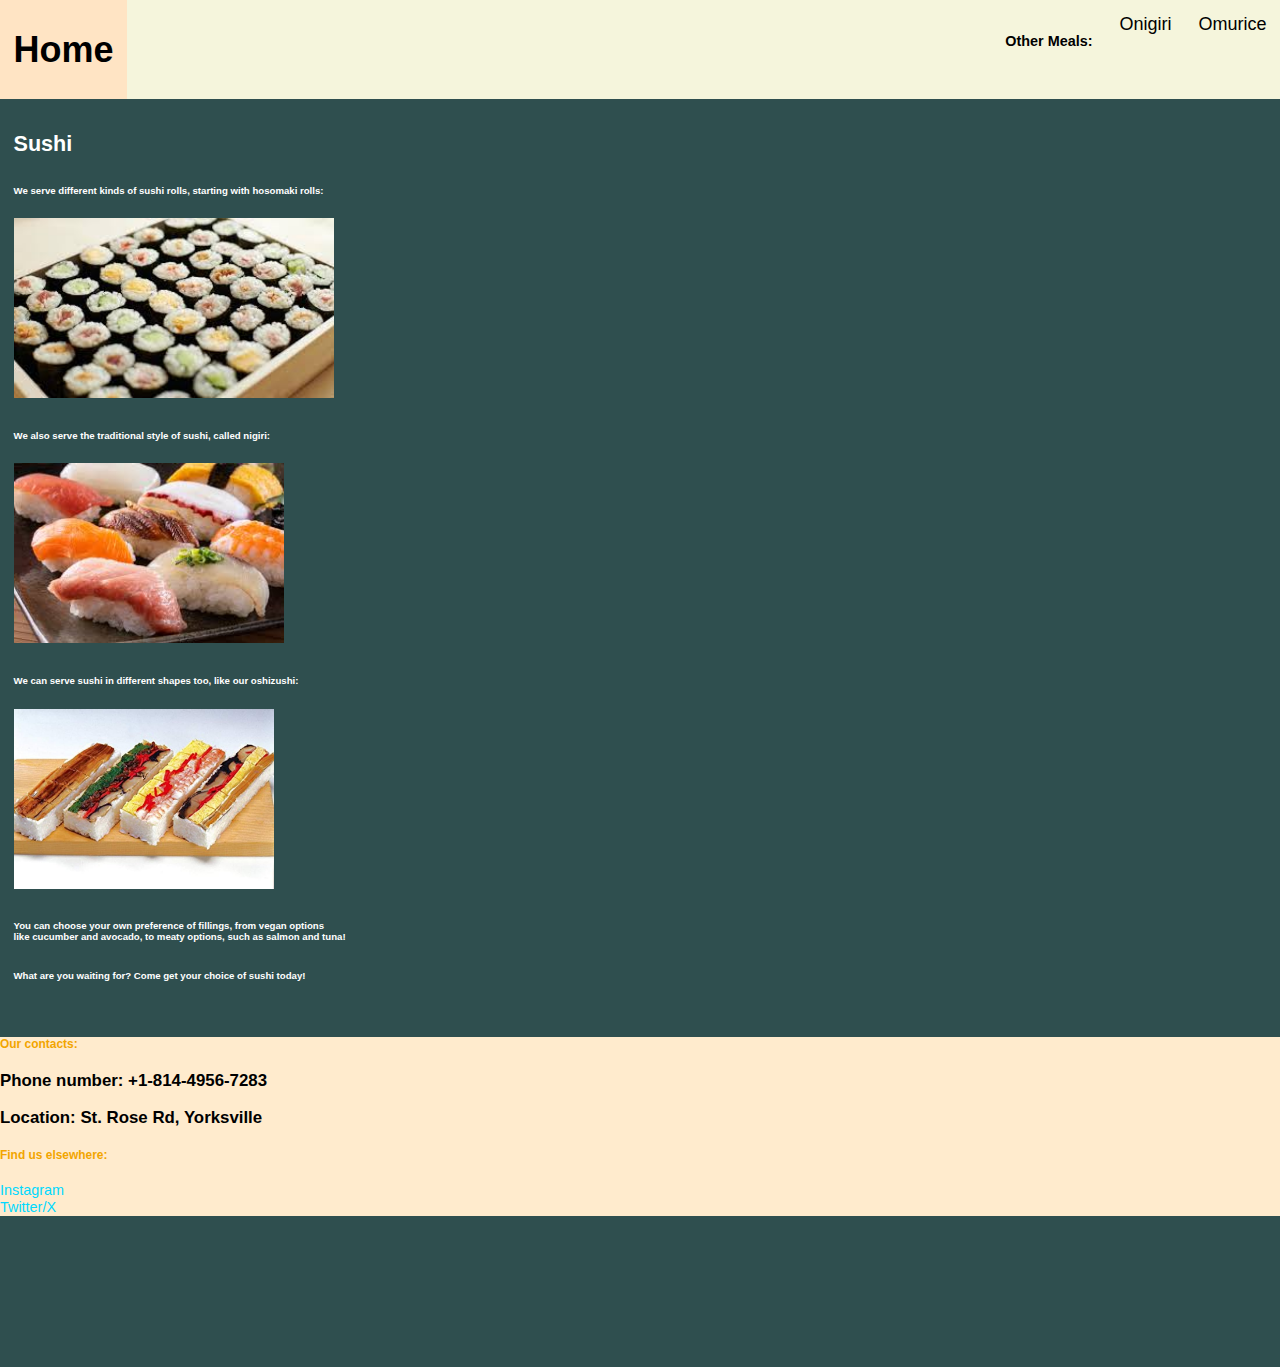
<file: dish1.html>
<!DOCTYPE html>
<html lang="en">
<head>
    <!--Written by: Kenny L1CC-->
    <meta charset="UTF-8">
    <meta name="viewport" content="width=device-width, initial-scale=1.0">
    <title>Sushi</title>
    <link rel="icon" href="icon logo.png">
    <!--Bootstrap CSS-->
    <link rel="stylesheet"
    href="https://cdn.jsdelivr.net/npm/bootstrap@5.2.3/dist/css/bootstrap.min.css"
    integrity="sha384-rbsA2VBKQhggwzxH7pPCaAqO46MgnOM80zW1RWuH61DGLwZJEdK2Kadq2F9CUG65"
    crossorigin="anonymous">
    <!--Bootstrap JS-->
    <script src="https://cdn.jsdelivr.net/npm/bootstrap@5.2.3/dist/js/bootstrap.bundle.min.js" 
    integrity="sha384-kenU1KFdBIe4zVF0s0G1M5b4hcpxyD9F7jL+jjXkk+Q2h455rYXK/7HAuoJl+0I4"
    crossorigin="anonymous"></script>
    <link rel="stylesheet" href="style.css">
    <style>
        body {
            background-color: darkslategray;
        }
        h2 {
            color: white;
            font-weight: bold;
        }
        h6 {
            color: white;
            padding-top: 6px;
        }
    </style>
</head>
<body>
    <nav class="navbar">
        <div class="hurr">
            <a href="index.html"><h1>Home</h1></a>
        </div>
        <div class="orr">
            <a href="dish3.html">Omurice</a>
            <a href="dish2.html">Onigiri</a>
            <h4>Other Meals:</h4>
        </div>
    </nav>
    <div class="Arr">
        <h2>Sushi</h2>
        <h6>We serve different kinds of sushi rolls, starting with hosomaki rolls:</h6>
        <img src="hosomaki.jpeg" alt="hosomaki" height="200px">
        <h6>We also serve the traditional style of sushi, called nigiri:</h6>
        <img src="nigiri.jpeg" alt="nigiri" height="200px">
        <h6>We can serve sushi in different shapes too, like our oshizushi:</h6>
        <img src="Oshizushi.jpg" alt="oshizushi" height="200px">
        <h6>You can choose your own preference of fillings, from vegan options<br>
            like cucumber and avocado, to meaty options, such as salmon and tuna!</h6>
        <h6>What are you waiting for? Come get your choice of sushi today!</h6>
    </div>
    <footer class="bottom">
        <div class="contact">
            <h5>Our contacts:</h5>
            <h3>Phone number: +1-814-4956-7283</h3>
            <h3>Location: St. Rose Rd, Yorksville</h3>
        </div>
        <div class="socials">
            <h5>Find us elsewhere:</h5>
            <dl>
                <dt><a href="https://www.instagram.com/">Instagram</a></dt>
                <dt><a href="https://x.com/">Twitter/X</a></dt>
            </dl>
        </div>
    </footer>
</body>
</html>
</file>
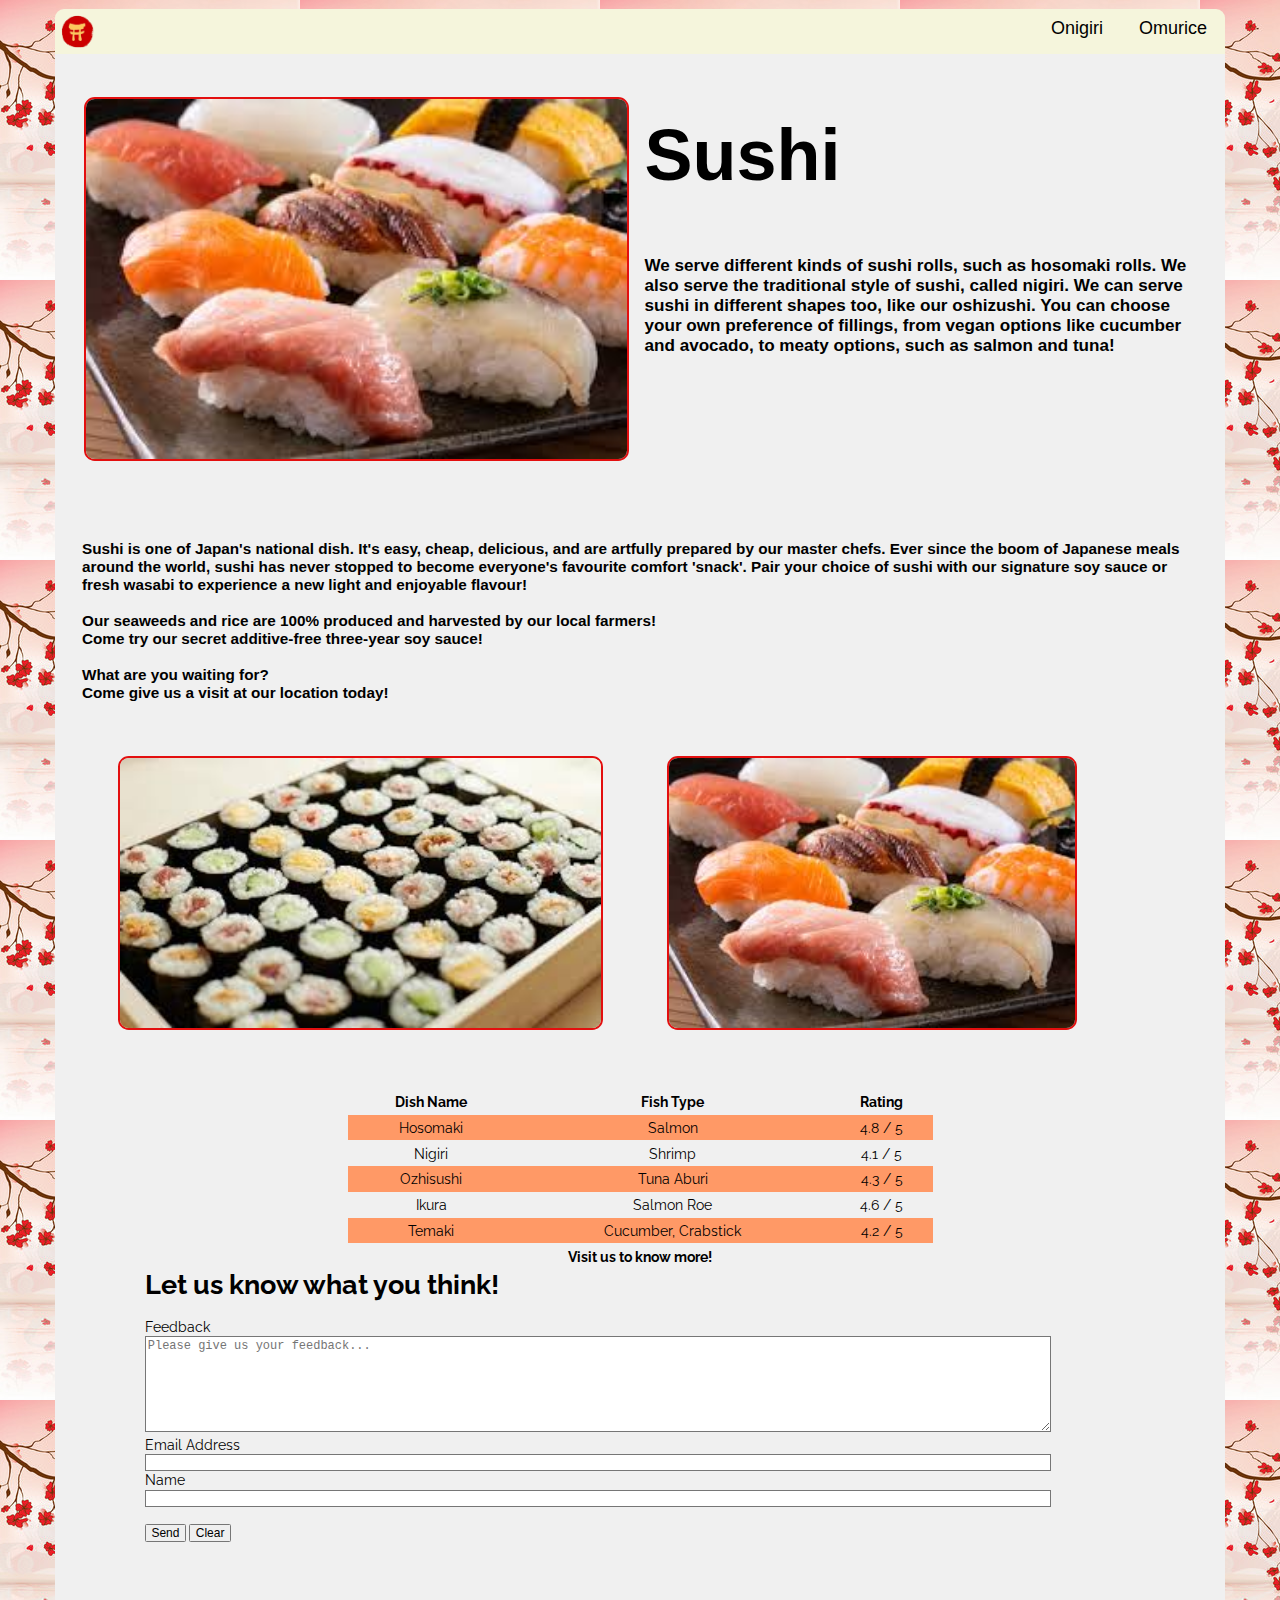
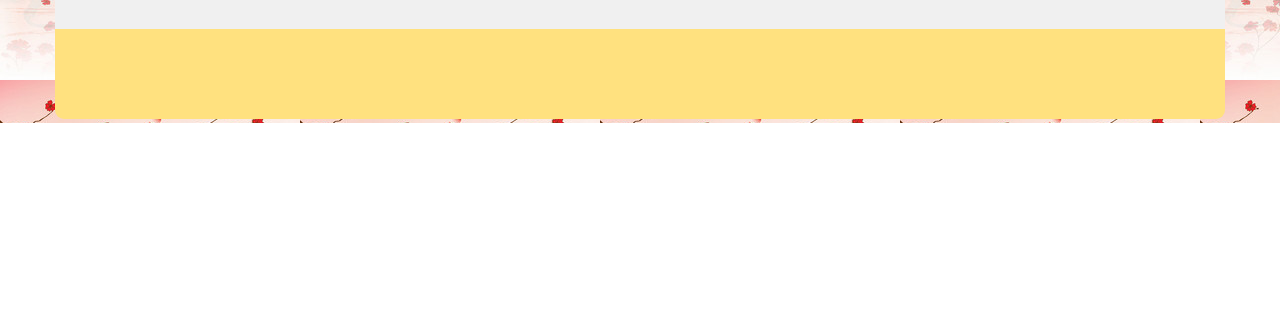
<file: dish1_1.html>
<!DOCTYPE html>
<html lang="en">
<head>
    <meta charset="UTF-8">
    <meta name="viewport" content="width=device-width, initial-scale=1.0">
    <title>Sushi</title>
    <link rel="icon" href="icon_logo_2.png">
    <link rel="stylesheet" href="style.css">
    <link rel="preconnect" href="https://fonts.googleapis.com">
    <link rel="preconnect" href="https://fonts.gstatic.com" crossorigin>
    <link href="https://fonts.googleapis.com/css2?family=Raleway:ital,wght@0,500;1,500&display=swap" rel="stylesheet">
    <style>
        body {
            width: 1300px;
            margin: auto;
            background-image: url(vector-japanese-floral-background_f1Ce4m8__thumb.jpg);
        }
        .contain {
            margin-top: 10px;
            margin-bottom: 4px;
            display: grid;
            grid-template-areas: 
            'nav1 nav2'
            'pic1 des1'
            'body body'
            'pic2 pic3'
            'table1 table1'
            'form form'
            'footer footer';
            grid-template-columns: 650px 650px;
            grid-template-rows: 50px 500px 250px 400px 200px 400px 100px;
            row-gap: 0px;
        }
        .contain img {
            margin: auto;
            float: left;
            height: 50px;
        }
        .nav {
            float: right;
            grid-area: nav1;
            background-color: beige;
            text-align: right;
            border-radius: 10px 0px 0px 0px;
            overflow: hidden;
        }
        .navbar {
            grid-area: nav2;
            background-color: beige;
            text-align: right;
            border-radius: 0px 10px 0px 0px;
            overflow: hidden;
        }
        .navbar a {
            text-decoration: none;
            color: black;
            font-size: 20px;
            padding: 10px 20px;
            margin: auto;
            display: block;
            text-align: center;
            float: right;
        }
        .navbar a:hover {
            background-color: bisque;
        }
        .harr {
            grid-area: pic1;
            background-color: #F0F0F0;
        }
        .harr img {
            margin: 30px;
            border: 3px solid #e30f0f;  
            border-radius: 12px; 
            height: 400px;
        }
        .horr {
            grid-area: des1;
            background-color: #F0F0F0;
            padding-right: 20px;
            padding-left: 5px;
        }
        .horr h2{
            font-size: 80px;
        }
        .horr h6{
            font-family: Arial, Helvetica, sans-serif;
            font-size: 19px;
        }
        .ar {
            grid-area: body;
            background-color: #F0F0F0;
            padding-top: 0px;
            padding-left: 30px;
            padding-right: 30px;
            padding-bottom: 50px;
        }
        .ar h6{
            font-size: 17px;
            font-family: Arial, Helvetica, sans-serif;
        }
        .or {
            background-color: #F0F0F0;
            padding-left: 40px;
        }
        .or img {
            margin: 30px;
            border: 3px solid #e30f0f;  
            border-radius: 12px;
            height: 300px;
        }
        .urr { 
            background-color: #F0F0F0;
        }        
        .urr img {
            margin: 30px;
            border: 3px solid #e30f0f;  
            border-radius: 12px;
            height: 300px;
        }
        .tab {
            display: flex;
            grid-area: table1;
            background-color: #F0F0F0;
        }
        .tab table {
            text-align: center;
            border-collapse: collapse;
            width: 50%;
            margin-left: auto;
            margin-right: auto;
        }
        .tab tr:nth-child(even) {
            background-color: rgb(255, 153, 102);
        }
        .tab td {
            font-family: "Raleway";
        }
        .topic {
            font-weight: bold;
        }
        .form {
            grid-area: form;
            background-color: #F0F0F0;
            padding-left: 100px;
        }
        .formtitle {
            padding-bottom: 100px;
            font-size: 30px;
            font-family: "Raleway";
            font-weight: bold;
        }
        .form label {
            font-family: "Raleway";
        }
        .form input {
            width: 1000px;
        }
        .form textarea {
            height: 100px;
            width: 1000px;
        }
        .foot {
            grid-area: footer;
            border-radius: 0px 0px 10px 10px;
            background-color: rgb(255, 225, 127);
        }
    </style>
</head>
<body>
    <div class="contain">
        <div class="nav">
            <a href='index.html'><img src="icon_logo_2.png"></a>
        </div>
        <div class="navbar">
            <a href="dish3_3.html">Omurice</a>
            <a href="dish2_2.html">Onigiri</a>
        </div>
        <table class="harr">
            <tr>
                <td><img src="nigiri.jpeg"></td>
            </tr>
        </table>
        <div class="horr">
            <h2>Sushi</h2>
            <h6>We serve different kinds of sushi rolls, such as hosomaki rolls.
                We also serve the traditional style of sushi, called nigiri.
                We can serve sushi in different shapes too, like our oshizushi.
                You can choose your own preference of fillings, from vegan options
                like cucumber and avocado, to meaty options, such as salmon and tuna!</h6>
        </div>
        <div class="ar">
            <h6>Sushi is one of Japan's national dish. It's easy, cheap, delicious, 
                and are artfully prepared by our master chefs. 
                Ever since the boom of Japanese meals around the world, sushi has never 
                stopped to become everyone's favourite comfort 'snack'. 
                Pair your choice of sushi with our signature soy sauce or fresh wasabi
                to experience a new light and enjoyable flavour! 
            <br><br>
            Our seaweeds and rice are 100% produced and harvested by our local farmers!
            <br>
            Come try our secret additive-free three-year soy sauce!
            <br><br>
            What are you waiting for?
            <br>
            Come give us a visit at our location today!
            </h6>
        </div>
        <div class="or">
            <img src="hosomaki.jpeg">
        </div>
        <div class="urr">
            <img src="nigiri.jpeg">
        </div>
        <div class="tab">
            <table>
                <tr class="topic">
                    <td>Dish Name</td>
                    <td>Fish Type</td>
                    <td>Rating</td>
                </tr>
                <tr>
                    <td>Hosomaki</td>
                    <td>Salmon</td>
                    <td>4.8 / 5</td>
                </tr>
                <tr>
                    <td>Nigiri</td>
                    <td>Shrimp</td>
                    <td>4.1 / 5</td>
                </tr>
                <tr>
                    <td>Ozhisushi</td>
                    <td>Tuna Aburi</td>
                    <td>4.3 / 5</td>
                </tr>
                <tr>
                    <td>Ikura</td>
                    <td>Salmon Roe</td>
                    <td>4.6 / 5</td>
                </tr>
                <tr>
                    <td>Temaki</td>
                    <td>Cucumber, Crabstick</td>
                    <td>4.2 / 5</td>
                </tr>
                <tr>
                    <td  colspan="3" class="topic">Visit us to know more!</td>
                </tr>
            </table>
        </div>
        <div class="form">
            <label class="formtitle">Let us know what you think!</label>
            <form>
                <label><br>Feedback</label> 
                <br>
                <textarea type="text" id="Feedback" placeholder="Please give us your feedback..."></textarea>
                <br>
                <label>Email Address</label> 
                <br>
                <input type="email" id="Mail"> 
                <br>
                <label>Name</label> 
                <br>
                <input type="text" id="Name"> 
                <br><br>
                <button type="button" onclick="register()">Send</button>
                <button type="reset">Clear</button>
            </form>
        </div>
        <footer class="foot">
            
        </footer>
    </div>
    <script>
        function register() {
            const Feedback = document.getElementById("Feedback").value
            const Mail = document.getElementById("Mail").value
            const Name = document.getElementById("Name").value
            const regex = /^[\w-\.]+@([\w-]+\.)+[\w-]{2,4}$/
            if (Feedback == "" || Mail == "" || Name == "") {
                alert("You must complete the form!")
            }
            else if (regex.test(Mail) == false) {
                alert("Please enter a valid email address")
            }
            else {
                alert("Data has been registered!\nThank you for your feedback!")
            }
        }
    </script>
</body>
</html>
</file>
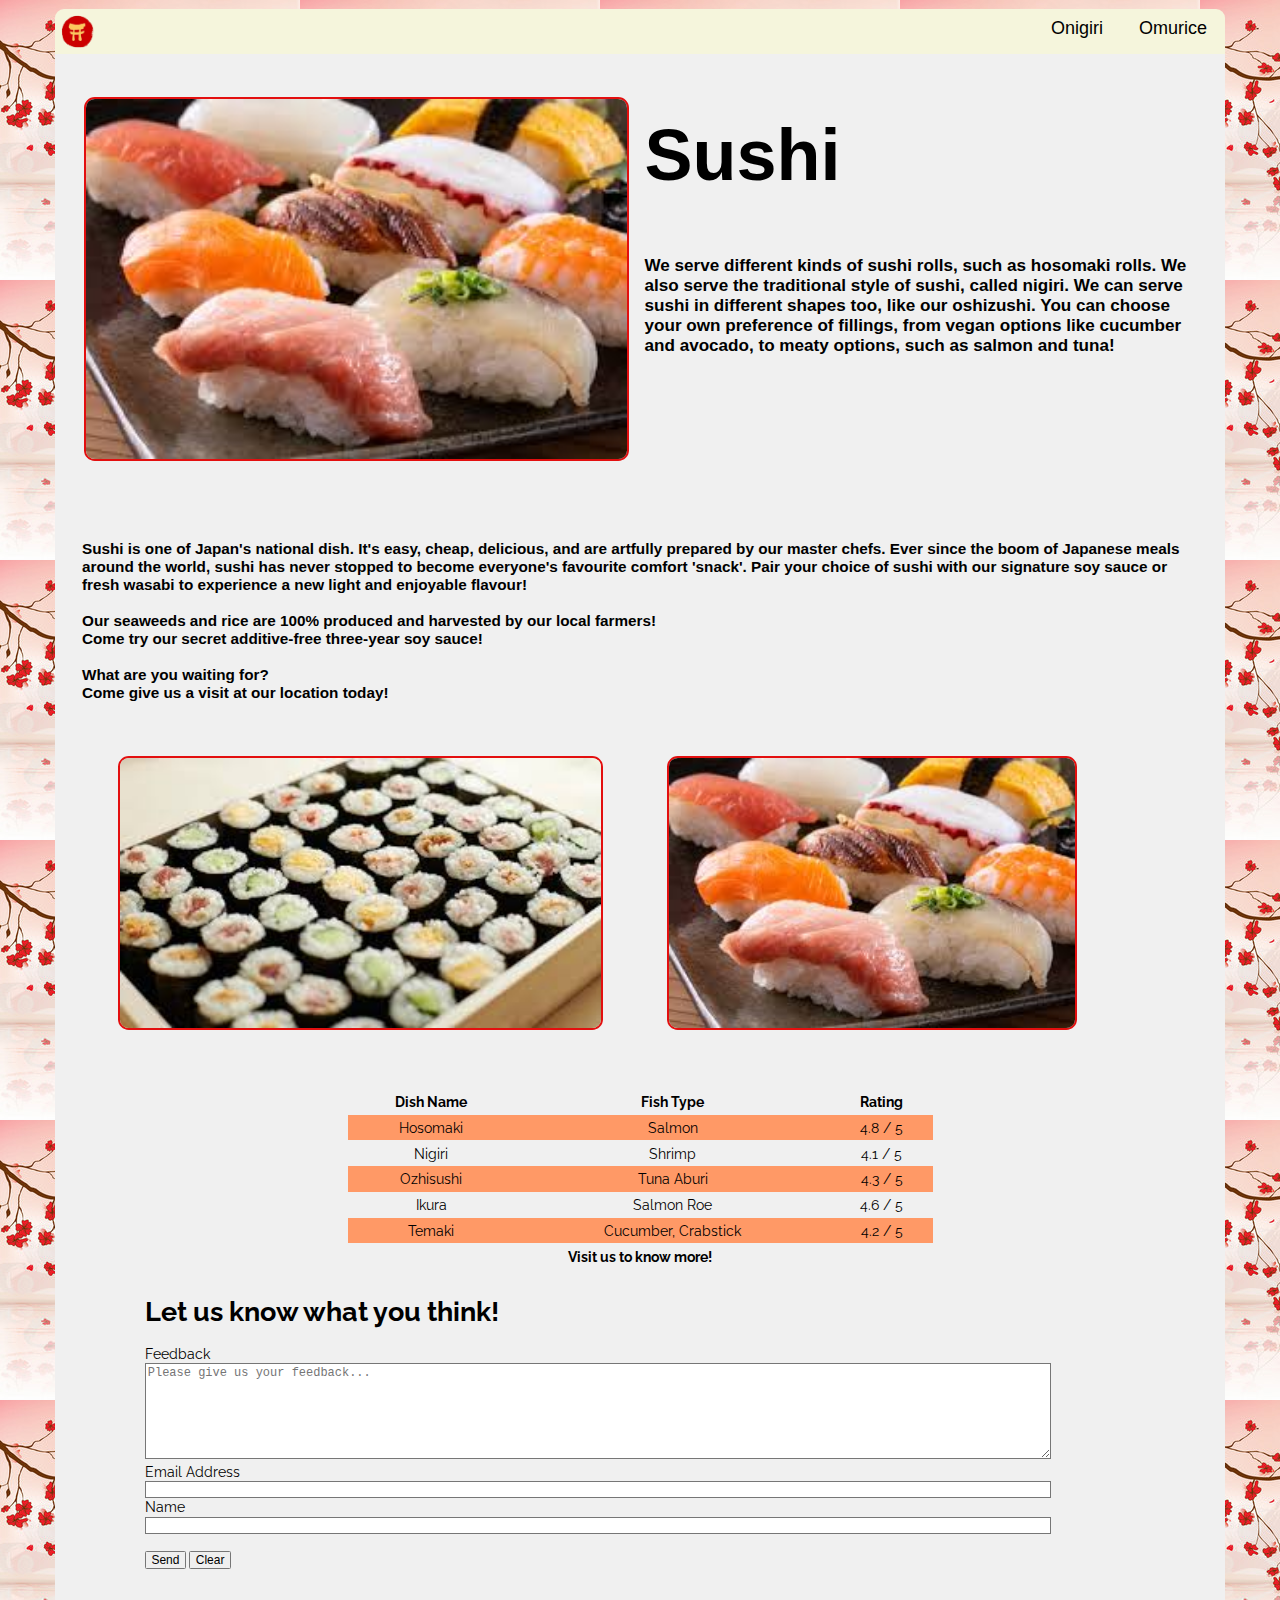
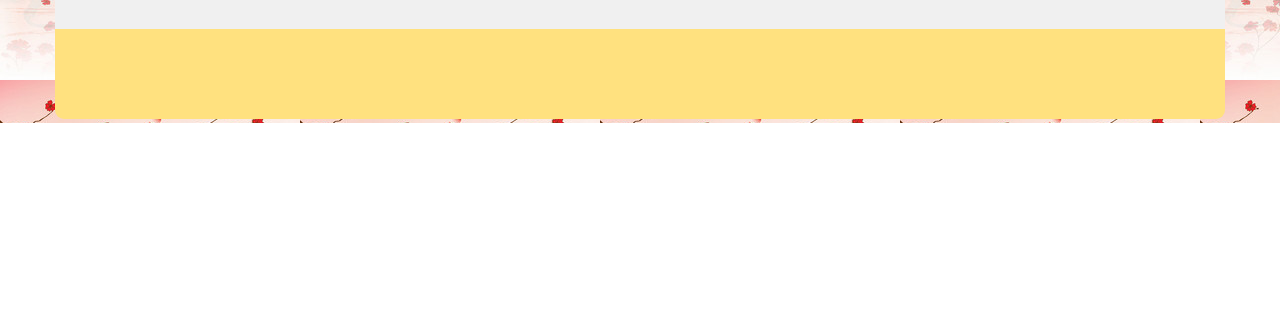
<file: dish1_1OUTDATED.html>
<!DOCTYPE html>
<html lang="en">
<head>
    <meta charset="UTF-8">
    <meta name="viewport" content="width=device-width, initial-scale=1.0">
    <title>Sushi</title>
    <link rel="icon" href="icon_logo_2.png">
    <link rel="stylesheet" href="style.css">
    <link rel="preconnect" href="https://fonts.googleapis.com">
    <link rel="preconnect" href="https://fonts.gstatic.com" crossorigin>
    <link href="https://fonts.googleapis.com/css2?family=Raleway:ital,wght@0,500;1,500&display=swap" rel="stylesheet">
    <style>
        body {
            width: 1300px;
            margin: auto;
            background-image: url(vector-japanese-floral-background_f1Ce4m8__thumb.jpg);
        }
        .contain {
            margin-top: 10px;
            margin-bottom: 4px;
            display: grid;
            grid-template-areas: 
            'nav1 nav2'
            'pic1 des1'
            'body body'
            'pic2 pic3'
            'table1 table1'
            'form form'
            'footer footer';
            grid-template-columns: 650px 650px;
            grid-template-rows: 50px 500px 250px 400px 200px 400px 100px;
            row-gap: 0px;
        }
        .contain img {
            margin: auto;
            float: left;
            height: 50px;
        }
        .nav {
            float: right;
            grid-area: nav1;
            background-color: beige;
            text-align: right;
            border-radius: 10px 0px 0px 0px;
            overflow: hidden;
        }
        .navbar {
            grid-area: nav2;
            background-color: beige;
            text-align: right;
            border-radius: 0px 10px 0px 0px;
            overflow: hidden;
        }
        .navbar a {
            text-decoration: none;
            color: black;
            font-size: 20px;
            padding: 10px 20px;
            margin: auto;
            display: block;
            text-align: center;
            float: right;
        }
        .navbar a:hover {
            background-color: bisque;
        }
        .harr {
            grid-area: pic1;
            background-color: #F0F0F0;
        }
        .harr img {
            margin: 30px;
            border: 3px solid #e30f0f;  
            border-radius: 12px; 
            height: 400px;
        }
        .horr {
            grid-area: des1;
            background-color: #F0F0F0;
            padding-right: 20px;
            padding-left: 5px;
        }
        .horr h2{
            font-size: 80px;
        }
        .horr h6{
            font-family: Arial, Helvetica, sans-serif;
            font-size: 19px;
        }
        .ar {
            grid-area: body;
            background-color: #F0F0F0;
            padding-top: 0px;
            padding-left: 30px;
            padding-right: 30px;
            padding-bottom: 50px;
        }
        .ar h6{
            font-size: 17px;
            font-family: Arial, Helvetica, sans-serif;
        }
        .or {
            background-color: #F0F0F0;
            padding-left: 40px;
        }
        .or img {
            margin: 30px;
            border: 3px solid #e30f0f;  
            border-radius: 12px;
            height: 300px;
        }
        .urr { 
            background-color: #F0F0F0;
        }        
        .urr img {
            margin: 30px;
            border: 3px solid #e30f0f;  
            border-radius: 12px;
            height: 300px;
        }
        .tab {
            display: flex;
            grid-area: table1;
            background-color: #F0F0F0;
        }
        .tab table {
            text-align: center;
            border-collapse: collapse;
            width: 50%;
            margin-left: auto;
            margin-right: auto;
        }
        .tab tr:nth-child(even) {
            background-color: rgb(255, 153, 102);
        }
        .tab td {
            font-family: "Raleway";
        }
        .topic {
            font-weight: bold;
        }
        .form {
            grid-area: form;
            background-color: #F0F0F0;
            padding-left: 100px;
            padding-top: 30px;
        }
        .formtitle {
            padding-bottom: 100px;
            font-size: 30px;
            font-family: "Raleway";
            font-weight: bold;
        }
        .form label {
            font-family: "Raleway";
        }
        .form input {
            width: 1000px;
        }
        .form textarea {
            height: 100px;
            width: 1000px;
        }
        .foot {
            grid-area: footer;
            border-radius: 0px 0px 10px 10px;
            background-color: rgb(255, 225, 127);
        }
    </style>
</head>
<body>
    <div class="contain">
        <div class="nav">
            <a href='index.html'><img src="icon_logo_2.png"></a>
        </div>
        <div class="navbar">
            <a href="dish3_3.html">Omurice</a>
            <a href="dish2_2.html">Onigiri</a>
        </div>
        <table class="harr">
            <tr>
                <td><img src="nigiri.jpeg"></td>
            </tr>
        </table>
        <div class="horr">
            <h2>Sushi</h2>
            <h6>We serve different kinds of sushi rolls, such as hosomaki rolls.
                We also serve the traditional style of sushi, called nigiri.
                We can serve sushi in different shapes too, like our oshizushi.
                You can choose your own preference of fillings, from vegan options
                like cucumber and avocado, to meaty options, such as salmon and tuna!</h6>
        </div>
        <div class="ar">
            <h6>Sushi is one of Japan's national dish. It's easy, cheap, delicious, 
                and are artfully prepared by our master chefs. 
                Ever since the boom of Japanese meals around the world, sushi has never 
                stopped to become everyone's favourite comfort 'snack'. 
                Pair your choice of sushi with our signature soy sauce or fresh wasabi
                to experience a new light and enjoyable flavour! 
            <br><br>
            Our seaweeds and rice are 100% produced and harvested by our local farmers!
            <br>
            Come try our secret additive-free three-year soy sauce!
            <br><br>
            What are you waiting for?
            <br>
            Come give us a visit at our location today!
            </h6>
        </div>
        <div class="or">
            <img src="hosomaki.jpeg">
        </div>
        <div class="urr">
            <img src="nigiri.jpeg">
        </div>
        <div class="tab">
            <table>
                <tr class="topic">
                    <td>Dish Name</td>
                    <td>Fish Type</td>
                    <td>Rating</td>
                </tr>
                <tr>
                    <td>Hosomaki</td>
                    <td>Salmon</td>
                    <td>4.8 / 5</td>
                </tr>
                <tr>
                    <td>Nigiri</td>
                    <td>Shrimp</td>
                    <td>4.1 / 5</td>
                </tr>
                <tr>
                    <td>Ozhisushi</td>
                    <td>Tuna Aburi</td>
                    <td>4.3 / 5</td>
                </tr>
                <tr>
                    <td>Ikura</td>
                    <td>Salmon Roe</td>
                    <td>4.6 / 5</td>
                </tr>
                <tr>
                    <td>Temaki</td>
                    <td>Cucumber, Crabstick</td>
                    <td>4.2 / 5</td>
                </tr>
                <tr>
                    <td  colspan="3" class="topic">Visit us to know more!</td>
                </tr>
            </table>
        </div>
        <div class="form">
            <label class="formtitle">Let us know what you think!</label>
            <form>
                <label><br>Feedback</label> 
                <br>
                <textarea type="text" id="Feedback" placeholder="Please give us your feedback..."></textarea>
                <br>
                <label>Email Address</label> 
                <br>
                <input type="email" id="Mail"> 
                <br>
                <label>Name</label> 
                <br>
                <input type="text" id="Name"> 
                <br><br>
                <button type="button" onclick="register()">Send</button>
                <button type="reset">Clear</button>
            </form>
        </div>
        <footer class="foot">
            
        </footer>
    </div>
    <script>
        function register() {
            const Feedback = document.getElementById("Feedback").value
            const Mail = document.getElementById("Mail").value
            const Name = document.getElementById("Name").value
            const regex = /^[\w-\.]+@([\w-]+\.)+[\w-]{2,4}$/
            if (Feedback == "" || Mail == "" || Name == "") {
                alert("You must complete the form!")
            }
            else if (regex.test(Mail) == false) {
                alert("Please enter a valid email address")
            }
            else {
                alert("Data has been registered!\nThank you for your feedback!")
            }
        }
    </script>
</body>
</html>
</file>
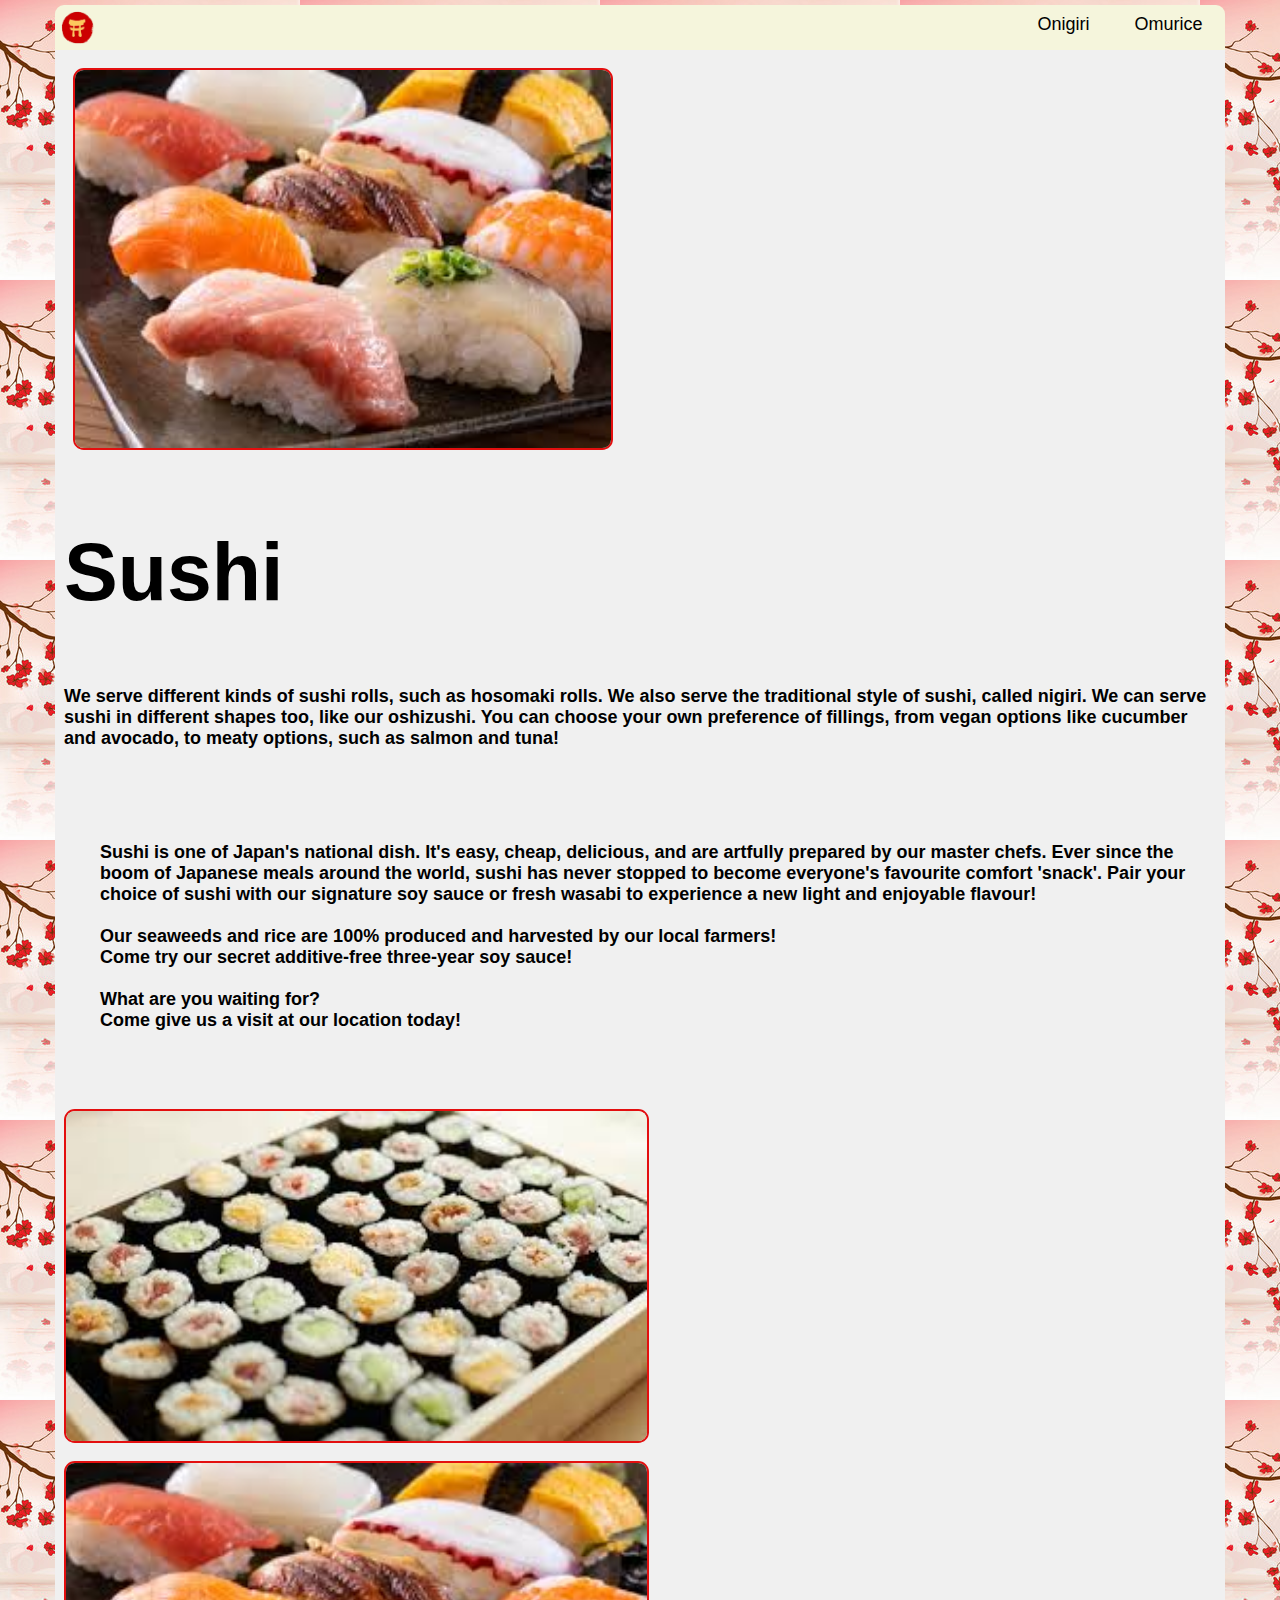
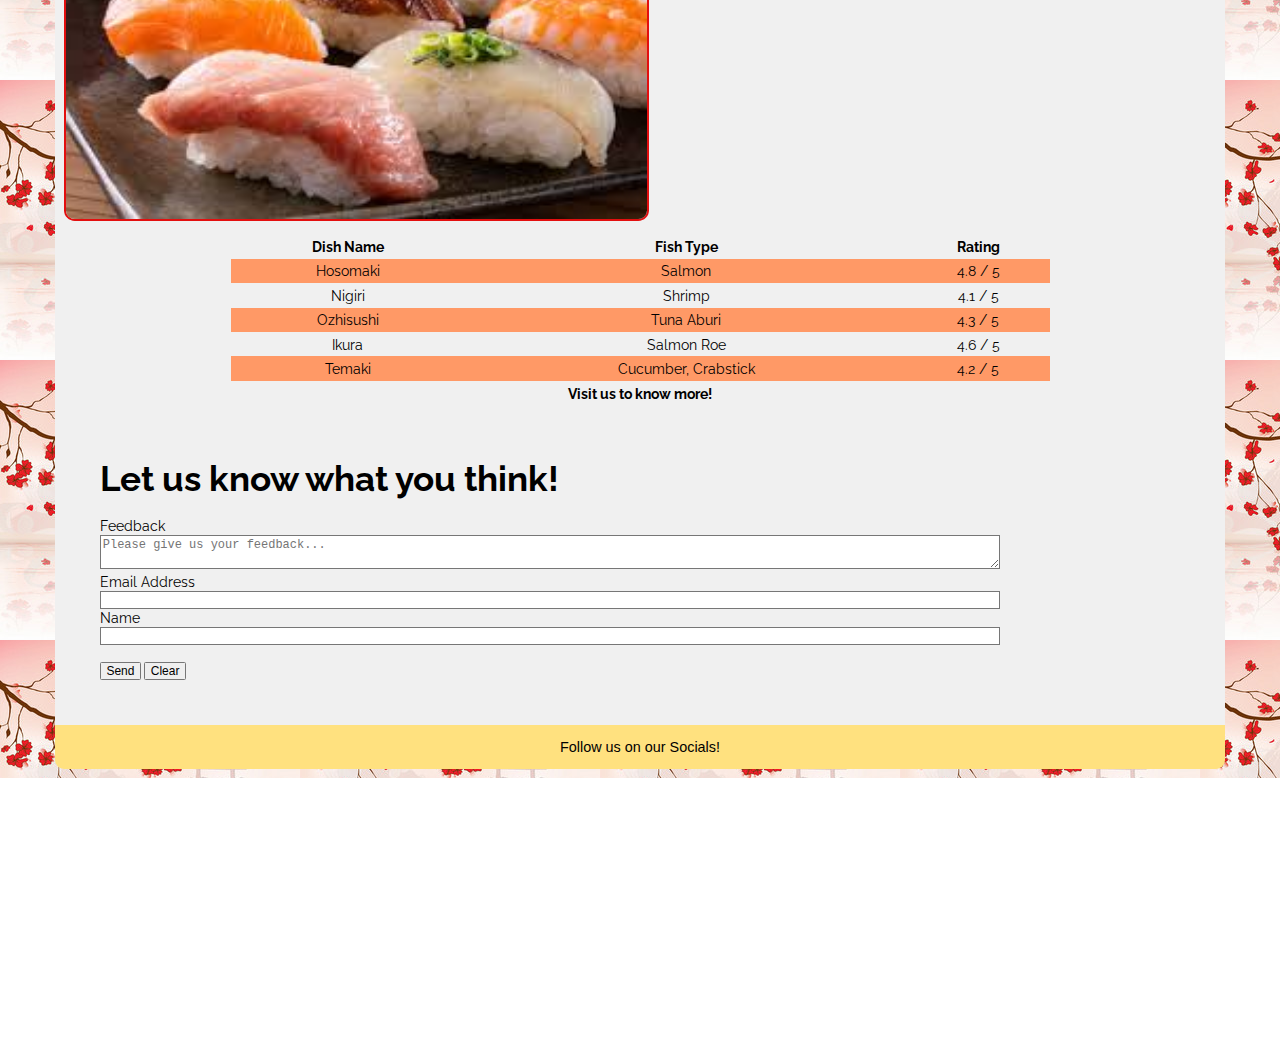
<file: dish1_2_Responsive copy.html>
<!DOCTYPE html>
<html lang="en">
<head>
    <meta charset="UTF-8">
    <meta name="viewport" content="width=device-width, initial-scale=1.0">
    <title>Sushi</title>
    <link rel="icon" href="icon_logo_2.png">
    <link rel="stylesheet" href="style.css">
    <link rel="preconnect" href="https://fonts.googleapis.com">
    <link rel="preconnect" href="https://fonts.gstatic.com" crossorigin>
    <link href="https://fonts.googleapis.com/css2?family=Raleway:ital,wght@0,500;1,500&display=swap" rel="stylesheet">
    <style>
        * {
            box-sizing: border-box;
        }
        body {
            max-width: 1300px;
            width: 100%;
            margin: auto;
            background-image: url(vector-japanese-floral-background_f1Ce4m8__thumb.jpg);
        }
        .contain {
            display: flex;
            flex-direction: row;
            flex-wrap: wrap;
            justify-content: center;
        }
        .contain img {
            margin: auto;
            height: 100%;
            max-height: 50px;
        }
        .nav {
            flex: 30%;
            margin-top: 5px;
            background-color: beige;
            height: 50px;
            border-radius: 10px 0px 0px 0px;
        }
        .navbar {
            flex: 70%;
            margin-top: 5px;
            background-color: beige;
            overflow: hidden;
            height: 50px;
            border-radius: 0px 10px 0px 0px;
        }
        .navbar a {
            float: right;
            text-decoration: none;
            color: black;
            font-size: 20px;
            margin: auto;
            padding: 10px 25px;
        }
        .navbar a:hover {
            background-color: bisque;
        }
        .create {
            display: flex;
            flex-direction: row;
        }
        .create1 {
            display: flex;
            flex-direction: row;
        }
        .harr {
            flex: 50%;
            background-color: #F0F0F0;
            padding: 10px;
        }
        .harr img {
            border: 3px solid #e30f0f;  
            border-radius: 12px;    
            max-width: 600px;
            max-height: 450px;
            height: 100%;
            width: 100%;
            margin: 10px;
        }
        .horr {
            flex: 50%;
            background-color: #F0F0F0;
            padding: 10px;
        }
        .horr h2 {
            font-size: 7vw;
        }
        .horr h6 {
            font-family: Arial, Helvetica, sans-serif;
            font-size: 20px;
        }
        .ar {
            flex: 100%;
            background-color: #F0F0F0;
            padding: 0px 30px 30px 50px;
        }
        .ar h6 {
            font-size: 20px;
            font-family: Arial, Helvetica, sans-serif;
        }
        .or {
            flex: 50%;
            background-color: #F0F0F0;
            padding: 10px;
            height: 450px;
        }
        .or img {
            border: 3px solid #e30f0f;  
            border-radius: 12px;    
            max-width: 650px;
            max-height: 400px;
            height: 100%;
            width: 100%;
        }
        .tab {
            display: flex;
            justify-content: center;
            background-color: #F0F0F0;
            flex: 100%;
            height: 200px;
            padding-bottom: 10px;
        }
        .tab table {
            text-align: center;
            border-collapse: collapse;
            width: 70%;
        }
        .tab tr:nth-child(even) {
            background-color: rgb(255, 153, 102);
        }
        .tab td {
            font-family: "Raleway";
        }
        .topic {
            font-weight: bold;
        }
        .form {
            background-color: #F0F0F0;
            flex: 100%;
            padding: 50px;
        }
        .formtitle {
            padding-bottom: 100px;
            font-size: 3vw;
            font-family: "Raleway";
            font-weight: bold;
        }
        .form label {
            font-family: "Raleway";
        }
        .form input {
            width: 100%;
            max-width: 1000px;
        }
        .form textarea {
            height: 100%;
            max-height: 100px;
            width: 100%;
            max-width: 1000px;
        }
        .foot {
            margin-bottom: 10px;
            display: flex;
            justify-content: center;
            flex: 100%;
            border-radius: 0px 0px 10px 10px;
            background-color: rgb(255, 225, 127);
        }
        @media screen and (max-width: 1300px) {
        .create {
            width: 100%;
            flex-direction: column;
            }
        .create1 {
            width: 100%;
            flex-direction: column;
        }
        }
    </style>
</head>
<body>
    <div class="contain">
        <div class="nav">
            <a href='index.html'><img src="icon_logo_2.png"></a>
        </div>
        <div class="navbar">
            <a href="dish3_3.html">Omurice</a>
            <a href="dish2_2.html">Onigiri</a>
        </div>
    <div class="create">
        <div class="harr">
            <img src="nigiri.jpeg">
        </div>
        <div class="horr">
            <h2>Sushi</h2>
            <h6>We serve different kinds of sushi rolls, such as hosomaki rolls.
                We also serve the traditional style of sushi, called nigiri.
                We can serve sushi in different shapes too, like our oshizushi.
                You can choose your own preference of fillings, from vegan options
                like cucumber and avocado, to meaty options, such as salmon and tuna!</h6>
        </div>
    </div>
        <div class="ar">
            <h6>Sushi is one of Japan's national dish. It's easy, cheap, delicious, 
                and are artfully prepared by our master chefs. 
                Ever since the boom of Japanese meals around the world, sushi has never 
                stopped to become everyone's favourite comfort 'snack'. 
                Pair your choice of sushi with our signature soy sauce or fresh wasabi
                to experience a new light and enjoyable flavour! 
            <br><br>
            Our seaweeds and rice are 100% produced and harvested by our local farmers!
            <br>
            Come try our secret additive-free three-year soy sauce!
            <br><br>
            What are you waiting for?
            <br>
            Come give us a visit at our location today!
            </h6>
        </div>

    <div class="create1">
        <div class="or">
            <img src="hosomaki.jpeg">
        </div>
        <div class="or">
            <img src="nigiri.jpeg">
        </div>
    </div>

        <div class="tab">
            <table>
                <tr class="topic">
                    <td>Dish Name</td>
                    <td>Fish Type</td>
                    <td>Rating</td>
                </tr>
                <tr>
                    <td>Hosomaki</td>
                    <td>Salmon</td>
                    <td>4.8 / 5</td>
                </tr>
                <tr>
                    <td>Nigiri</td>
                    <td>Shrimp</td>
                    <td>4.1 / 5</td>
                </tr>
                <tr>
                    <td>Ozhisushi</td>
                    <td>Tuna Aburi</td>
                    <td>4.3 / 5</td>
                </tr>
                <tr>
                    <td>Ikura</td>
                    <td>Salmon Roe</td>
                    <td>4.6 / 5</td>
                </tr>
                <tr>
                    <td>Temaki</td>
                    <td>Cucumber, Crabstick</td>
                    <td>4.2 / 5</td>
                </tr>
                <tr>
                    <td  colspan="3" class="topic">Visit us to know more!</td>
                </tr>
            </table>
        </div>
        <div class="form">
            <label class="formtitle">Let us know what you think!</label>
            <form>
                <label><br>Feedback</label> 
                <br>
                <textarea type="text" id="Feedback" placeholder="Please give us your feedback..."></textarea>
                <br>
                <label>Email Address</label> 
                <br>
                <input type="email" id="Mail"> 
                <br>
                <label>Name</label> 
                <br>
                <input type="text" id="Name"> 
                <br><br>
                <button type="button" onclick="register()">Send</button>
                <button type="reset">Clear</button>
            </form>
        </div>
        <footer class="foot">
            <p>Follow us on our Socials!</p>
        </footer>
    </div>
    <script>
        function register() {
            const Feedback = document.getElementById("Feedback").value
            const Mail = document.getElementById("Mail").value
            const Name = document.getElementById("Name").value
            const regex = /^[\w-\.]+@([\w-]+\.)+[\w-]{2,4}$/
            if (Feedback == "" || Mail == "" || Name == "") {
                alert("You must complete the form!")
            }
            else if (regex.test(Mail) == false) {
                alert("Please enter a valid email address")
            }
            else {
                alert("Data has been registered!\nThank you for your feedback!")
            }
        }
    </script>
</body>
</html>
</file>
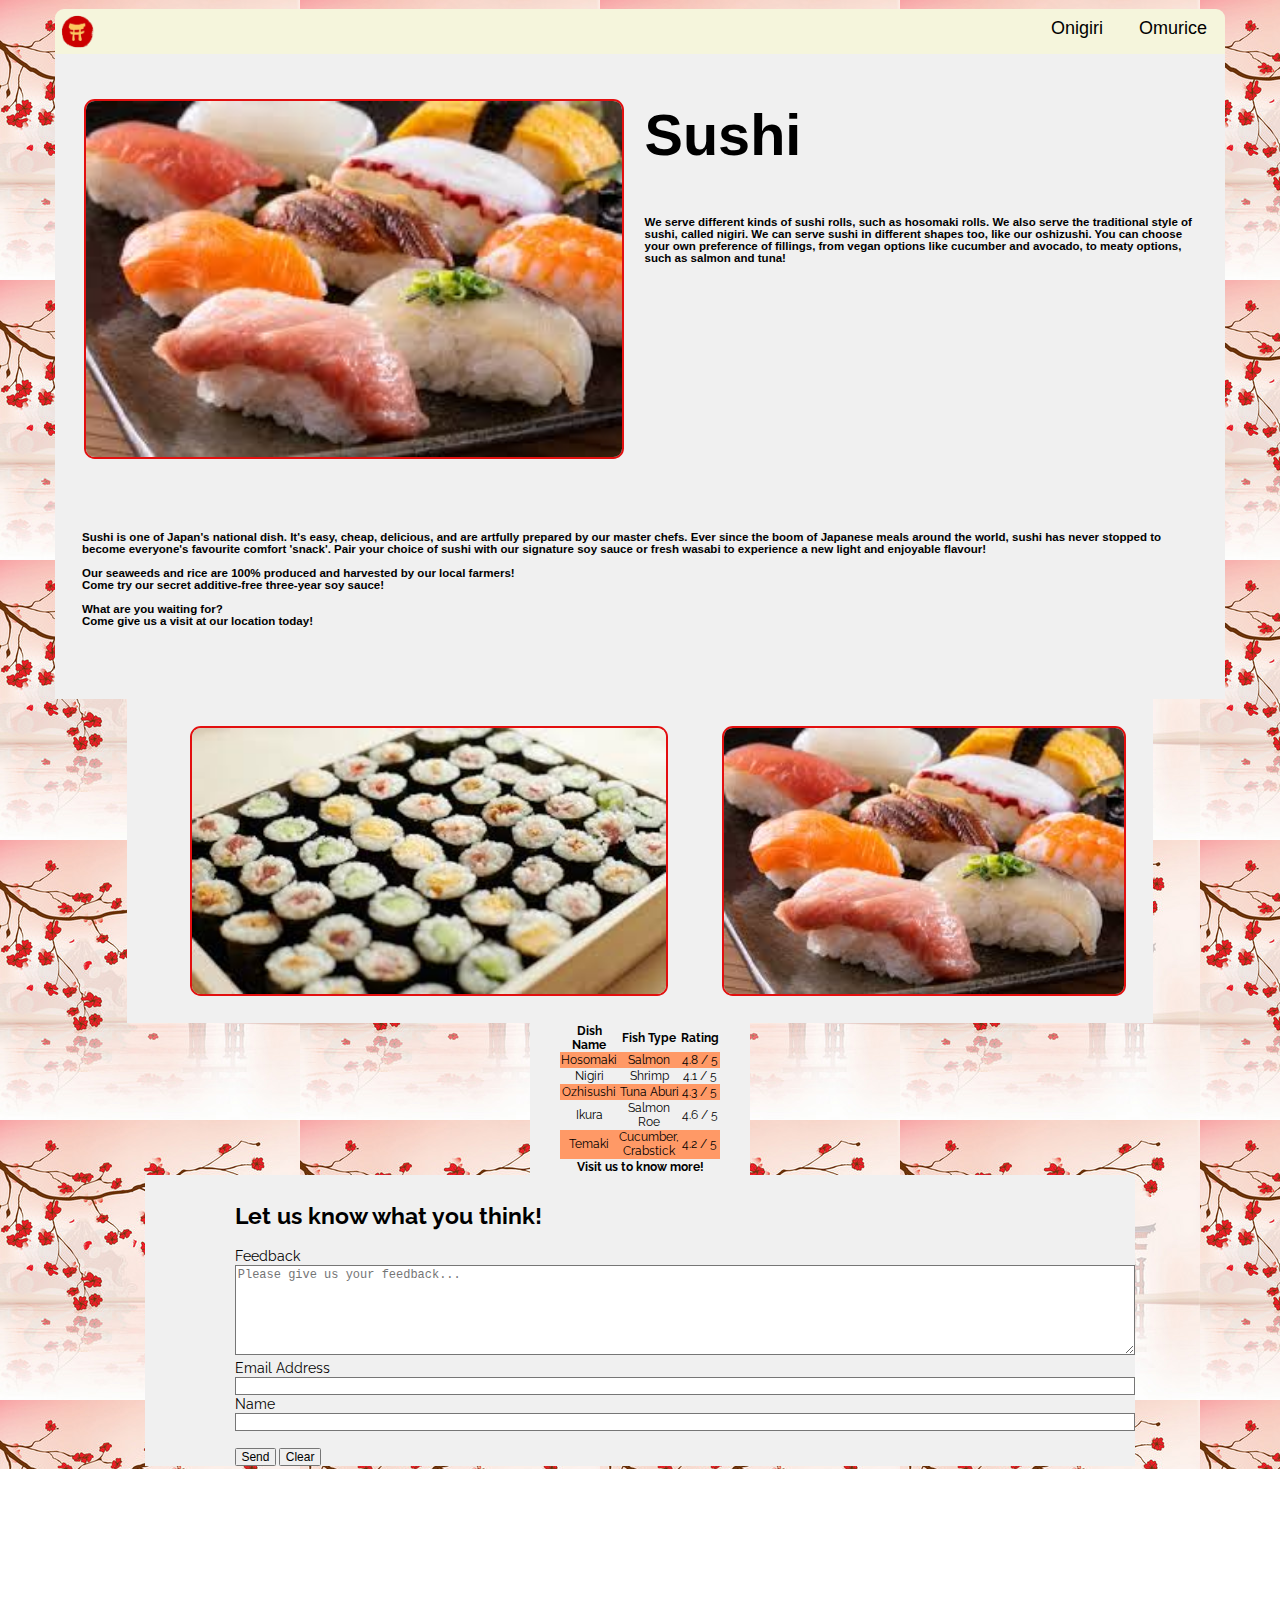
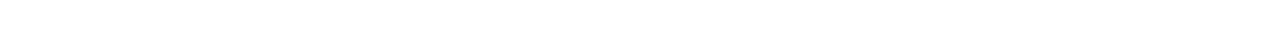
<file: dish1_2_Responsive.html>
<!DOCTYPE html>
<html lang="en">
<head>
    <meta charset="UTF-8">
    <meta name="viewport" content="width=device-width, initial-scale=1.0">
    <title>Sushi</title>
    <link rel="icon" href="icon_logo_2.png">
    <link rel="stylesheet" href="style.css">
    <link rel="preconnect" href="https://fonts.googleapis.com">
    <link rel="preconnect" href="https://fonts.gstatic.com" crossorigin>
    <link href="https://fonts.googleapis.com/css2?family=Raleway:ital,wght@0,500;1,500&display=swap" rel="stylesheet">
    <style>
        * {
            box-sizing: border-box;
        }
        body {
            max-width: 1300px;
            width: 1300px;
            margin: auto;
            background-image: url(vector-japanese-floral-background_f1Ce4m8__thumb.jpg);
        }
        .contain {
            margin-top: 10px;
            margin-bottom: 4px;
            display: flex;
            flex-direction: row;
            flex-wrap: wrap;
            justify-content: center;
        }
        .contain img {
            margin: auto;
            float: left;
            height: 50px;
            max-width: 600px;
        }
        .nav {
            float: left;
            width: 100%;
            max-width: 650px;
            height: 50px;
            background-color: beige;
            text-align: right;
            border-radius: 10px 0px 0px 0px;
            overflow: hidden;
        }
        .navbar {
            float: right;
            height: 50px;
            width: 100%;
            max-width: 650px;
            background-color: beige;
            text-align: right;
            border-radius: 0px 10px 0px 0px;
            overflow: hidden;
        }
        .navbar a {
            text-decoration: none;
            color: black;
            font-size: 20px;
            padding: 10px 20px;
            margin: auto;
            text-align: center;
            float: right;
        }
        .navbar a:hover {
            background-color: bisque;
        }
        .harr {
            float: left;
            background-color: #F0F0F0;
            height: 500px;
            width: 100%;
            max-width: 650px;
        }
        .harr img {
            margin: 30px;
            border: 3px solid #e30f0f;  
            border-radius: 12px;
            max-width: 600px;
            max-height: 400px;
            height: 100%;
            width: 100%; 
        }
        .horr {
            float: left;
            background-color: #F0F0F0;
            padding-right: 20px;
            padding-left: 5px;
            height: 500px;
            width: 100%;
            max-width: 650px;
        }
        .horr h2{
            font-size: 5vw;
        }
        .horr h6{
            font-family: Arial, Helvetica, sans-serif;
            font-size: 1vw;
        }
        .ar {
            background-color: #F0F0F0;
            padding-top: 0px;
            padding-left: 30px;
            padding-right: 30px;
            padding-bottom: 50px;
        }
        .ar h6{
            font-size: 1vw;
            font-family: Arial, Helvetica, sans-serif;
        }
        .or {
            background-color: #F0F0F0;
            padding-left: 40px;
        }
        .or img {
            margin: 30px;
            border: 3px solid #e30f0f;  
            border-radius: 12px;
            height: 300px;
            max-width: 600px;
        }
        .urr { 
            background-color: #F0F0F0;
        }        
        .urr img {
            margin: 30px;
            border: 3px solid #e30f0f;  
            border-radius: 12px;
            height: 300px;
            max-width: 600px;
        }
        .tab {
            display: flex;
            background-color: #F0F0F0;
        }
        .tab table {
            text-align: center;
            border-collapse: collapse;
            width: 50%;
            margin-left: auto;
            margin-right: auto;
        }
        .tab tr:nth-child(even) {
            background-color: rgb(255, 153, 102);
        }
        .tab td {
            font-family: "Raleway";
            font-size: 1vw;
        }
        .topic {
            font-weight: bold;
            font-size: 1vw;
        }
        .form {
            background-color: #F0F0F0;
            padding-left: 100px;
            padding-top: 30px;
        }
        .formtitle {
            padding-bottom: 100px;
            font-size: 2vw;
            font-family: "Raleway";
            font-weight: bold;
        }
        .form label {
            font-family: "Raleway";
        }
        .form input {
            width: 1000px;
        }
        .form textarea {
            height: 100px;
            width: 1000px;
        }
        .foot {
            border-radius: 0px 0px 10px 10px;
            background-color: rgb(255, 225, 127);
        }
        @media screen and (max-width: 1300px) {
        .left, .main, .right {
            width: 100%;
            }
        }
    </style>
</head>
<body>
    <div class="contain">
        <div class="nav">
            <a href='index.html'><img src="icon_logo_2.png"></a>
        </div>
        <div class="navbar">
            <a href="dish3_3.html">Omurice</a>
            <a href="dish2_2.html">Onigiri</a>
        </div>
        <table class="harr">
            <tr>
                <td><img src="nigiri.jpeg"></td>
            </tr>
        </table>
        <div class="horr">
            <h2>Sushi</h2>
            <h6>We serve different kinds of sushi rolls, such as hosomaki rolls.
                We also serve the traditional style of sushi, called nigiri.
                We can serve sushi in different shapes too, like our oshizushi.
                You can choose your own preference of fillings, from vegan options
                like cucumber and avocado, to meaty options, such as salmon and tuna!</h6>
        </div>
        <div class="ar">
            <h6>Sushi is one of Japan's national dish. It's easy, cheap, delicious, 
                and are artfully prepared by our master chefs. 
                Ever since the boom of Japanese meals around the world, sushi has never 
                stopped to become everyone's favourite comfort 'snack'. 
                Pair your choice of sushi with our signature soy sauce or fresh wasabi
                to experience a new light and enjoyable flavour! 
            <br><br>
            Our seaweeds and rice are 100% produced and harvested by our local farmers!
            <br>
            Come try our secret additive-free three-year soy sauce!
            <br><br>
            What are you waiting for?
            <br>
            Come give us a visit at our location today!
            </h6>
        </div>
        <div class="or">
            <img src="hosomaki.jpeg">
        </div>
        <div class="urr">
            <img src="nigiri.jpeg">
        </div>
        <div class="tab">
            <table>
                <tr class="topic">
                    <td>Dish Name</td>
                    <td>Fish Type</td>
                    <td>Rating</td>
                </tr>
                <tr>
                    <td>Hosomaki</td>
                    <td>Salmon</td>
                    <td>4.8 / 5</td>
                </tr>
                <tr>
                    <td>Nigiri</td>
                    <td>Shrimp</td>
                    <td>4.1 / 5</td>
                </tr>
                <tr>
                    <td>Ozhisushi</td>
                    <td>Tuna Aburi</td>
                    <td>4.3 / 5</td>
                </tr>
                <tr>
                    <td>Ikura</td>
                    <td>Salmon Roe</td>
                    <td>4.6 / 5</td>
                </tr>
                <tr>
                    <td>Temaki</td>
                    <td>Cucumber, Crabstick</td>
                    <td>4.2 / 5</td>
                </tr>
                <tr>
                    <td  colspan="3" class="topic">Visit us to know more!</td>
                </tr>
            </table>
        </div>
        <div class="form">
            <label class="formtitle">Let us know what you think!</label>
            <form>
                <label><br>Feedback</label> 
                <br>
                <textarea type="text" id="Feedback" placeholder="Please give us your feedback..."></textarea>
                <br>
                <label>Email Address</label> 
                <br>
                <input type="email" id="Mail"> 
                <br>
                <label>Name</label> 
                <br>
                <input type="text" id="Name"> 
                <br><br>
                <button type="button" onclick="register()">Send</button>
                <button type="reset">Clear</button>
            </form>
        </div>
        <footer class="foot">
            
        </footer>
    </div>
    <script>
        function register() {
            const Feedback = document.getElementById("Feedback").value
            const Mail = document.getElementById("Mail").value
            const Name = document.getElementById("Name").value
            const regex = /^[\w-\.]+@([\w-]+\.)+[\w-]{2,4}$/
            if (Feedback == "" || Mail == "" || Name == "") {
                alert("You must complete the form!")
            }
            else if (regex.test(Mail) == false) {
                alert("Please enter a valid email address")
            }
            else {
                alert("Data has been registered!\nThank you for your feedback!")
            }
        }
    </script>
</body>
</html>
</file>
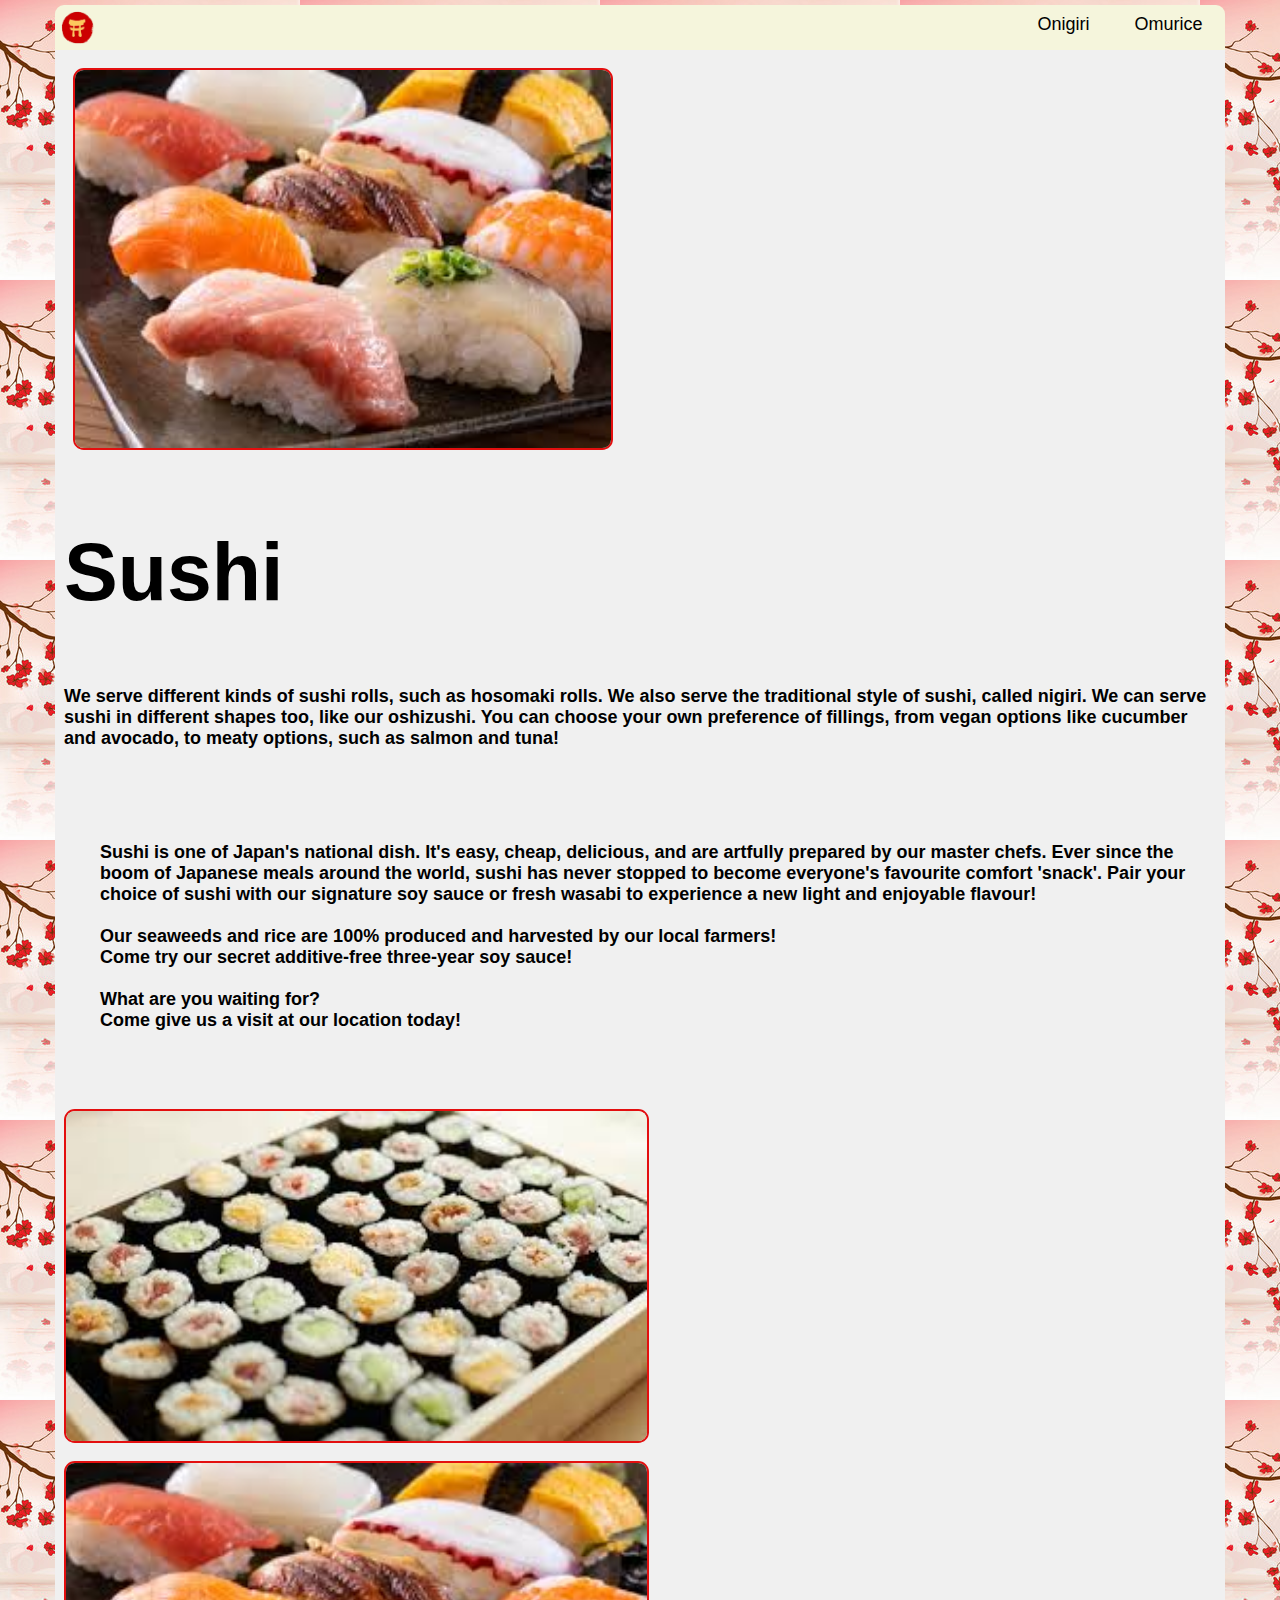
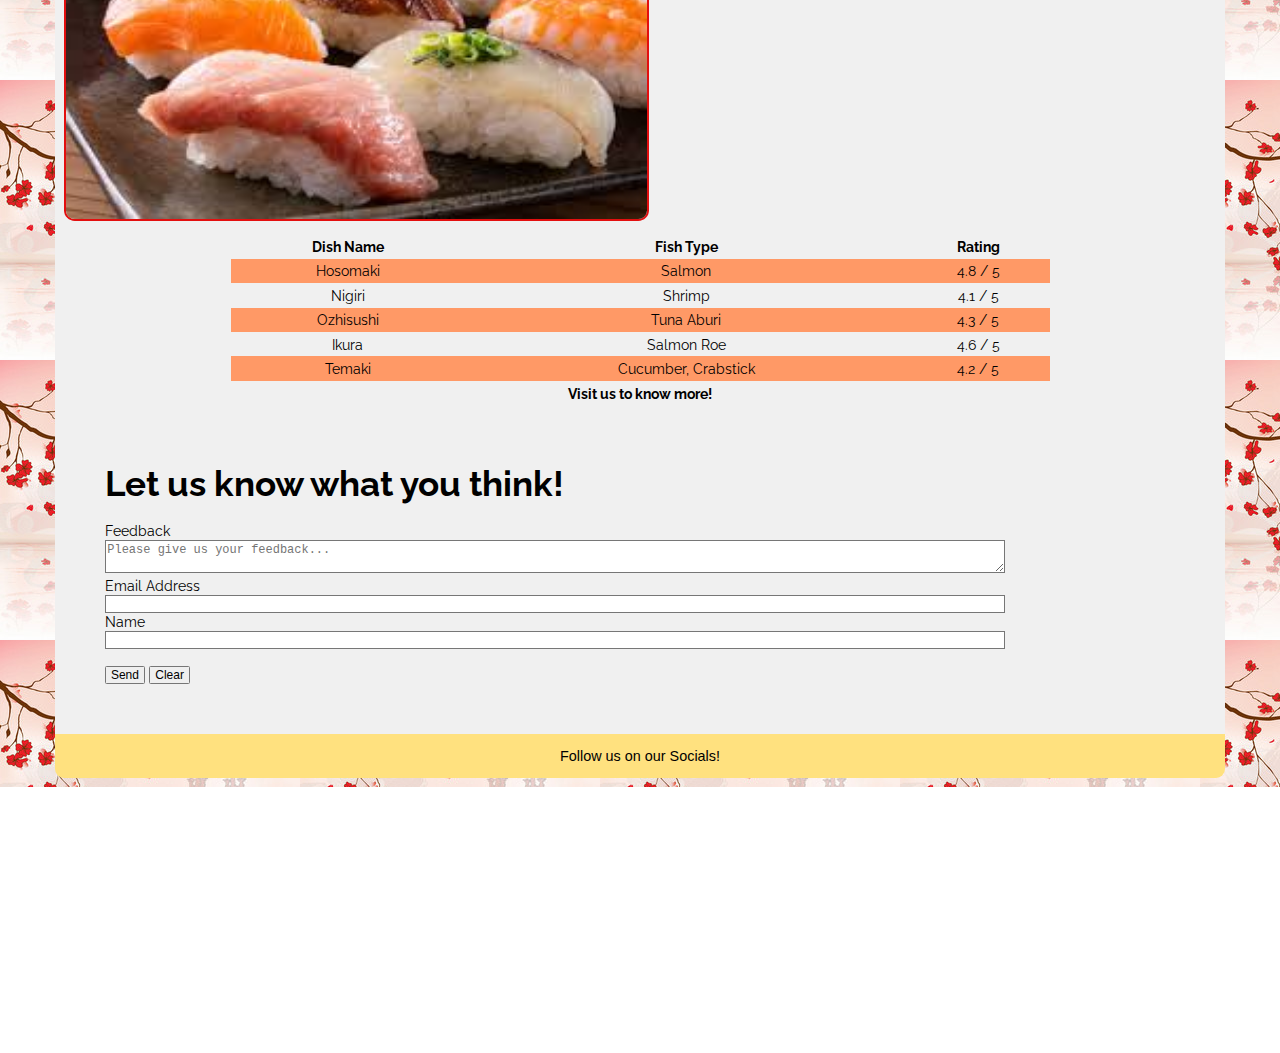
<file: dish1_3.html>
<!DOCTYPE html>
<html lang="en">
<head>
    <meta charset="UTF-8">
    <meta name="viewport" content="width=device-width, initial-scale=1.0">
    <title>Sushi</title>
    <link rel="icon" href="icon_logo_2.png">
    <link rel="stylesheet" href="style.css">
    <link rel="preconnect" href="https://fonts.googleapis.com">
    <link rel="preconnect" href="https://fonts.gstatic.com" crossorigin>
    <link href="https://fonts.googleapis.com/css2?family=Raleway:ital,wght@0,500;1,500&display=swap" rel="stylesheet">
    <style>
        * {
            box-sizing: border-box;
        }
        body {
            max-width: 1300px;
            width: 100%;
            margin: auto;
            background-image: url(vector-japanese-floral-background_f1Ce4m8__thumb.jpg);
        }
        .contain {
            display: flex;
            flex-direction: row;
            flex-wrap: wrap;
            justify-content: center;
        }
        .contain img {
            margin: auto;
            height: 100%;
            max-height: 50px;
        }
        .nav {
            flex: 30%;
            margin-top: 5px;
            background-color: beige;
            height: 50px;
            border-radius: 10px 0px 0px 0px;
        }
        .navbar {
            flex: 70%;
            margin-top: 5px;
            background-color: beige;
            overflow: hidden;
            height: 50px;
            border-radius: 0px 10px 0px 0px;
        }
        .navbar a {
            float: right;
            text-decoration: none;
            color: black;
            font-size: 20px;
            margin: auto;
            padding: 10px 25px;
        }
        .navbar a:hover {
            background-color: bisque;
        }
        .create {
            display: flex;
            flex-direction: row;
        }
        .create1 {
            display: flex;
            flex-direction: row;
        }
        .harr {
            flex: 50%;
            background-color: #F0F0F0;
            padding: 10px;
        }
        .harr img {
            border: 3px solid #e30f0f;  
            border-radius: 12px;    
            max-width: 600px;
            max-height: 450px;
            height: 100%;
            width: 100%;
            margin: 10px;
        }
        .horr {
            flex: 50%;
            background-color: #F0F0F0;
            padding: 10px;
            height: 100%;
            max-height: 500px;
        }
        .horr h2 {
            font-size: 7vw;
        }
        .horr h6 {
            font-family: Arial, Helvetica, sans-serif;
            font-size: 20px;
        }
        .ar {
            flex: 100%;
            background-color: #F0F0F0;
            padding: 0px 30px 30px 50px;
        }
        .ar h6 {
            font-size: 20px;
            font-family: Arial, Helvetica, sans-serif;
        }
        .or {
            flex: 50%;
            background-color: #F0F0F0;
            padding: 10px;
            height: 450px;
        }
        .or img {
            border: 3px solid #e30f0f;  
            border-radius: 12px;    
            max-width: 650px;
            max-height: 400px;
            height: 100%;
            width: 100%;
        }
        .tab {
            display: flex;
            justify-content: center;
            background-color: #F0F0F0;
            flex: 100%;
            height: 200px;
            padding-bottom: 10px;
        }
        .tab table {
            text-align: center;
            border-collapse: collapse;
            width: 70%;
        }
        .tab tr:nth-child(even) {
            background-color: rgb(255, 153, 102);
        }
        .tab td {
            font-family: "Raleway";
        }
        .topic {
            font-weight: bold;
        }
        .form {
            background-color: #F0F0F0;
            flex: 100%;
            padding: 55px;
        }
        .formtitle {
            padding-bottom: 100px;
            font-size: 3vw;
            font-family: "Raleway";
            font-weight: bold;
        }
        .form label {
            font-family: "Raleway";
        }
        .form input {
            width: 100%;
            max-width: 1000px;
        }
        .form textarea {
            height: 100%;
            max-height: 100px;
            width: 100%;
            max-width: 1000px;
        }
        .foot {
            margin-bottom: 10px;
            display: flex;
            justify-content: center;
            flex: 100%;
            border-radius: 0px 0px 10px 10px;
            background-color: rgb(255, 225, 127);
        }
        @media screen and (max-width: 1300px) {
        .create {
            width: 100%;
            flex-direction: column;
            }
        .create1 {
            width: 100%;
            flex-direction: column;
        }
        }
    </style>
</head>
<body>
    <div class="contain">
        <div class="nav">
            <a href='index.html'><img src="icon_logo_2.png"></a>
        </div>
        <div class="navbar">
            <a href="dish3_3.html">Omurice</a>
            <a href="dish2_3.html">Onigiri</a>
        </div>
    <div class="create">
        <div class="harr">
            <img src="nigiri.jpeg">
        </div>
        <div class="horr">
            <h2>Sushi</h2>
            <h6>We serve different kinds of sushi rolls, such as hosomaki rolls.
                We also serve the traditional style of sushi, called nigiri.
                We can serve sushi in different shapes too, like our oshizushi.
                You can choose your own preference of fillings, from vegan options
                like cucumber and avocado, to meaty options, such as salmon and tuna!</h6>
        </div>
    </div>
        <div class="ar">
            <h6>Sushi is one of Japan's national dish. It's easy, cheap, delicious, 
                and are artfully prepared by our master chefs. 
                Ever since the boom of Japanese meals around the world, sushi has never 
                stopped to become everyone's favourite comfort 'snack'. 
                Pair your choice of sushi with our signature soy sauce or fresh wasabi
                to experience a new light and enjoyable flavour! 
            <br><br>
            Our seaweeds and rice are 100% produced and harvested by our local farmers!
            <br>
            Come try our secret additive-free three-year soy sauce!
            <br><br>
            What are you waiting for?
            <br>
            Come give us a visit at our location today!
            </h6>
        </div>

    <div class="create1">
        <div class="or">
            <img src="hosomaki.jpeg">
        </div>
        <div class="or">
            <img src="nigiri.jpeg">
        </div>
    </div>

        <div class="tab">
            <table>
                <tr class="topic">
                    <td>Dish Name</td>
                    <td>Fish Type</td>
                    <td>Rating</td>
                </tr>
                <tr>
                    <td>Hosomaki</td>
                    <td>Salmon</td>
                    <td>4.8 / 5</td>
                </tr>
                <tr>
                    <td>Nigiri</td>
                    <td>Shrimp</td>
                    <td>4.1 / 5</td>
                </tr>
                <tr>
                    <td>Ozhisushi</td>
                    <td>Tuna Aburi</td>
                    <td>4.3 / 5</td>
                </tr>
                <tr>
                    <td>Ikura</td>
                    <td>Salmon Roe</td>
                    <td>4.6 / 5</td>
                </tr>
                <tr>
                    <td>Temaki</td>
                    <td>Cucumber, Crabstick</td>
                    <td>4.2 / 5</td>
                </tr>
                <tr>
                    <td  colspan="3" class="topic">Visit us to know more!</td>
                </tr>
            </table>
        </div>
        <div class="form">
            <label class="formtitle">Let us know what you think!</label>
            <form>
                <label><br>Feedback</label> 
                <br>
                <textarea type="text" id="Feedback" placeholder="Please give us your feedback..."></textarea>
                <br>
                <label>Email Address</label> 
                <br>
                <input type="email" id="Mail"> 
                <br>
                <label>Name</label> 
                <br>
                <input type="text" id="Name"> 
                <br><br>
                <button type="button" onclick="register()">Send</button>
                <button type="reset">Clear</button>
            </form>
        </div>
        <footer class="foot">
            <p>Follow us on our Socials!</p>
        </footer>
    </div>
    <script>
        function register() {
            const Feedback = document.getElementById("Feedback").value
            const Mail = document.getElementById("Mail").value
            const Name = document.getElementById("Name").value
            const regex = /^[\w-\.]+@([\w-]+\.)+[\w-]{2,4}$/
            if (Feedback == "" || Mail == "" || Name == "") {
                alert("You must complete the form!")
            }
            else if (regex.test(Mail) == false) {
                alert("Please enter a valid email address")
            }
            else {
                alert("Data has been registered!\nThank you for your feedback!")
            }
        }
    </script>
</body>
</html>
</file>
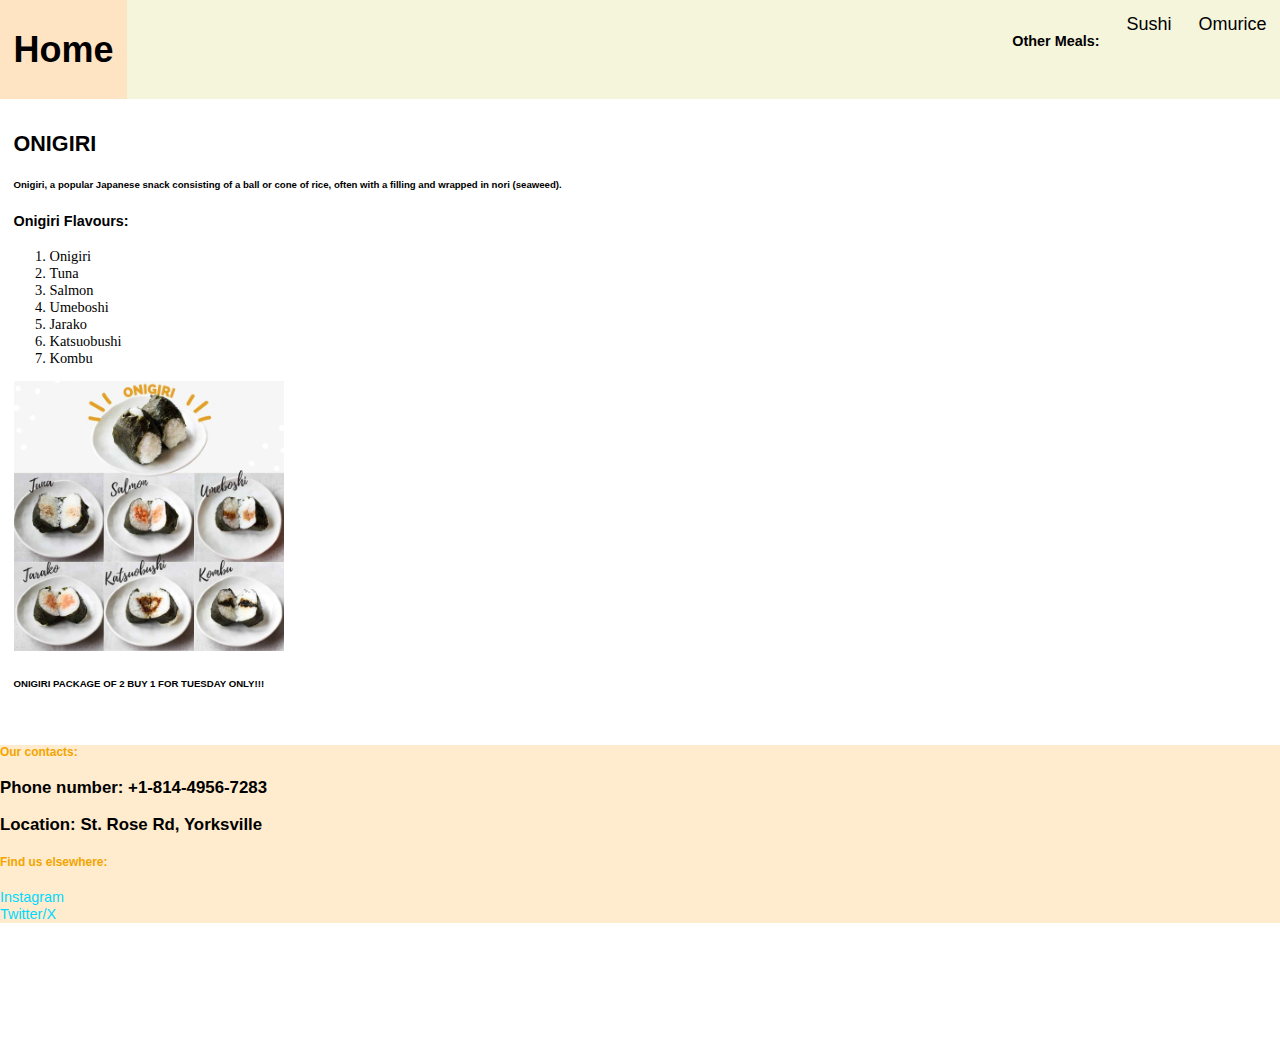
<file: dish2.html>
<!DOCTYPE html>
<html lang="en">
<head>
    <!--Written By Kevin Makmur L1CC-->
    <meta charset="UTF-8">
    <meta name="viewport" content="width=device-width, initial-scale=1.0">
    <title>Onigiri</title>
    <link rel="icon" href="icon logo.png">
    <!--Bootstrap CSS-->
    <link rel="stylesheet"
    href="https://cdn.jsdelivr.net/npm/bootstrap@5.2.3/dist/css/bootstrap.min.css"
    integrity="sha384-rbsA2VBKQhggwzxH7pPCaAqO46MgnOM80zW1RWuH61DGLwZJEdK2Kadq2F9CUG65"
    crossorigin="anonymous">
    <!--Bootstrap JS-->
    <script src="https://cdn.jsdelivr.net/npm/bootstrap@5.2.3/dist/js/bootstrap.bundle.min.js" 
    integrity="sha384-kenU1KFdBIe4zVF0s0G1M5b4hcpxyD9F7jL+jjXkk+Q2h455rYXK/7HAuoJl+0I4"
    crossorigin="anonymous"></script>
    <link rel="stylesheet" href="style.css">
</head>
<body>
    <nav class="navbar">
        <div class="hurr">
            <a href="index.html"><h1>Home</h1></a>
        </div>
        <div class="orr">
            <a href="dish3.html">Omurice</a>
            <a href="dish1.html">Sushi</a>
            <h4>Other Meals:</h4>
        </div>
    </nav>
        <div class="Arr">
            <h2>ONIGIRI</h2>
            <h6>Onigiri, a popular Japanese snack consisting of a ball or cone of rice, often with a filling and wrapped in nori (seaweed).</h6>
            <h4>Onigiri Flavours:</h4>
            <ol>
                <li>Onigiri</li>
                <li>Tuna</li>
                <li>Salmon</li>
                <li>Umeboshi</li>
                <li>Jarako</li>
                <li>Katsuobushi</li>
                <li>Kombu</li>
            </ol>
            <img src="onigiri-fillings-popular.jpg" width="300", height="300">
            <h6>ONIGIRI PACKAGE OF 2 BUY 1 FOR TUESDAY ONLY!!!</h6>
        </div>
    </div>
    <footer class="bottom">
        <div class="contact">
            <h5>Our contacts:</h5>
            <h3>Phone number: +1-814-4956-7283</h3>
            <h3>Location: St. Rose Rd, Yorksville</h3>
        </div>
        <div class="socials">
            <h5>Find us elsewhere:</h5>
            <dl>
                <dt><a href="https://www.instagram.com/">Instagram</a></dt>
                <dt><a href="https://x.com/">Twitter/X</a></dt>
            </dl>
        </div>
    </footer>
</body>
</html>
</file>
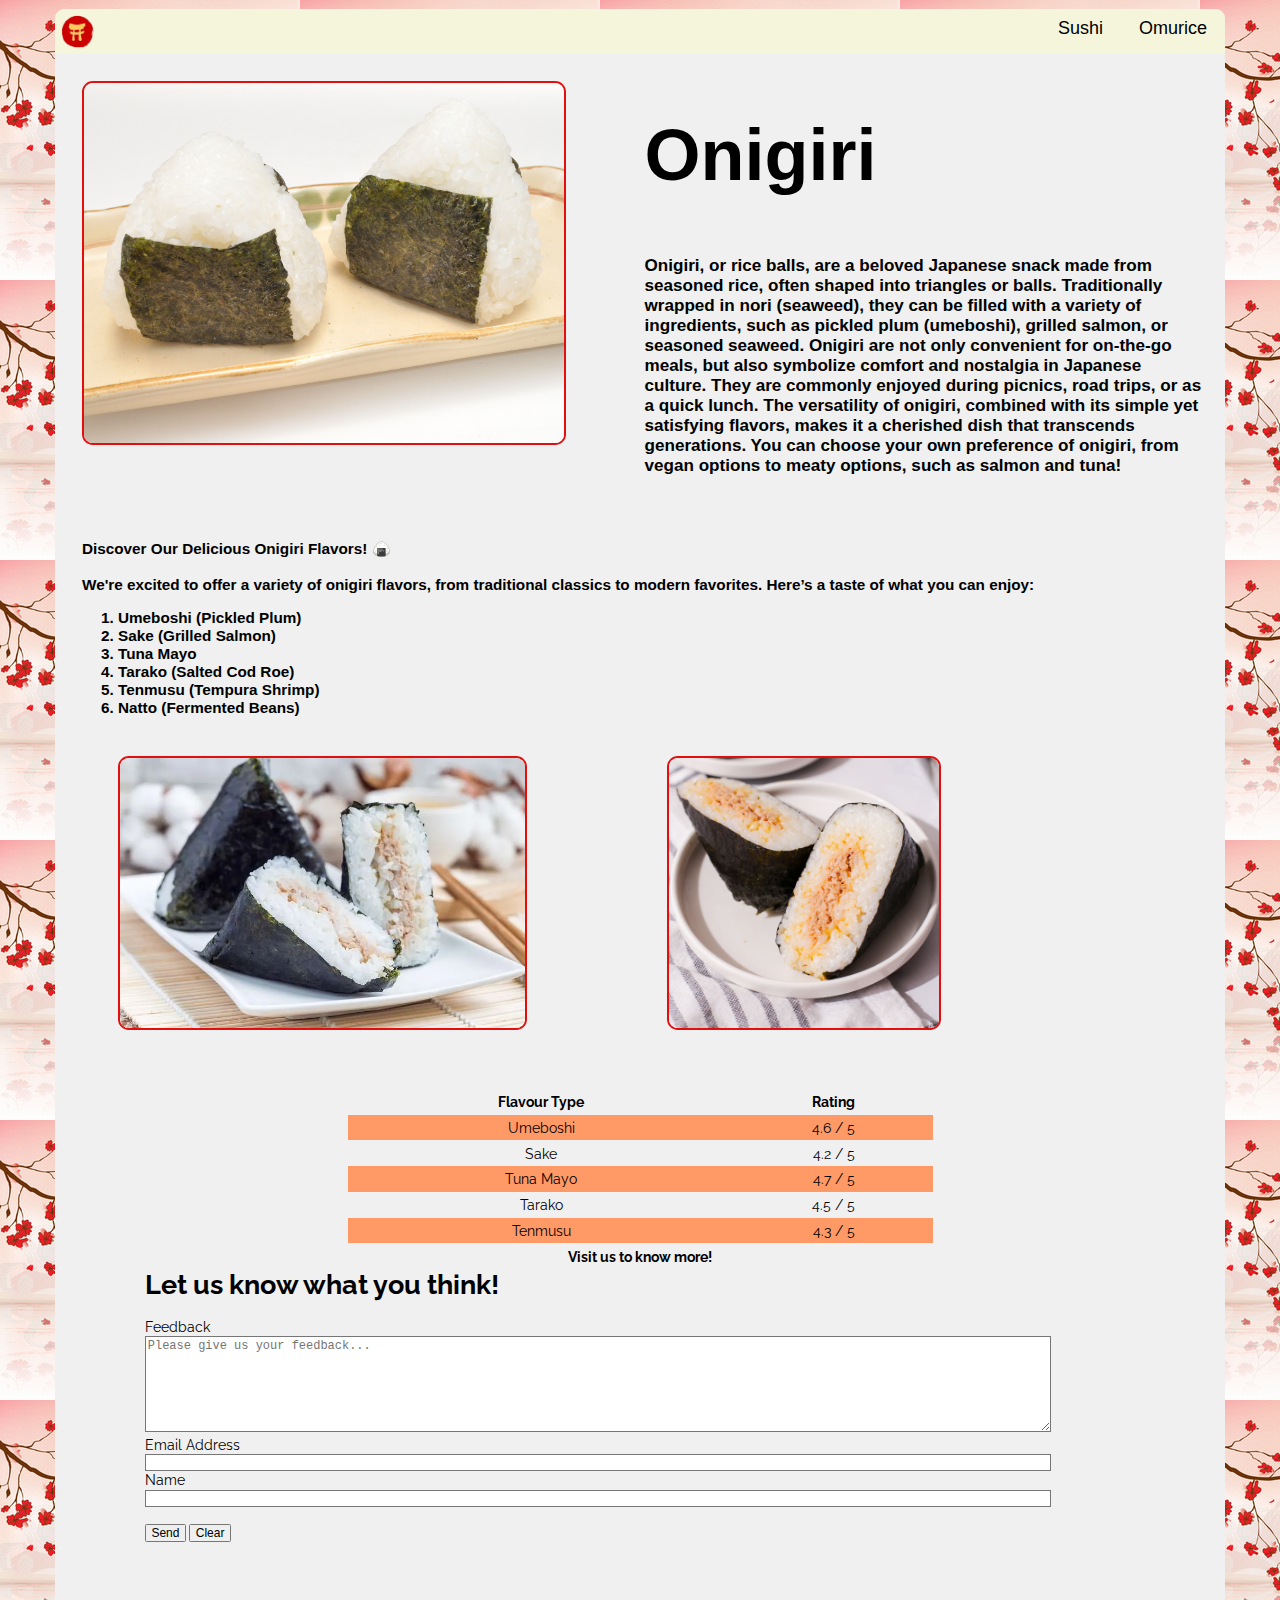
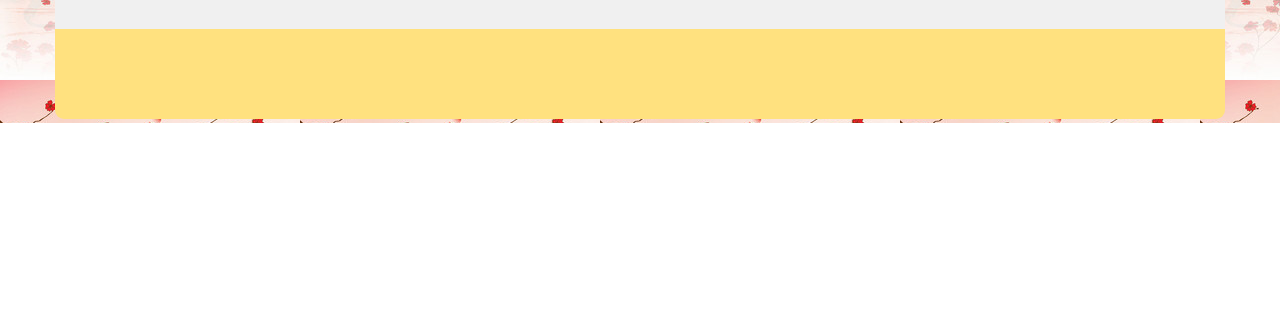
<file: dish2_2.html>
<!DOCTYPE html>
<html lang="en">
<head>
    <meta charset="UTF-8">
    <meta name="viewport" content="width=device-width, initial-scale=1.0">
    <title>Onigiri</title>
    <link rel="icon" href="icon_logo_2.png">
    <link rel="stylesheet" href="style.css">
    <link rel="preconnect" href="https://fonts.googleapis.com">
    <link rel="preconnect" href="https://fonts.gstatic.com" crossorigin>
    <link href="https://fonts.googleapis.com/css2?family=Raleway:ital,wght@0,500;1,500&display=swap" rel="stylesheet">
    <style>
        body {
            width: 1300px;
            margin: auto;
            background-image: url(vector-japanese-floral-background_f1Ce4m8__thumb.jpg);
        }
        .contain {
            margin-top: 10px;
            margin-bottom: 4px;
            display: grid;
            grid-template-areas: 
            'nav1 nav2'
            'pic1 des1'
            'body body'
            'pic2 pic3'
            'table1 table1'
            'form form'
            'footer footer';
            grid-template-columns: 650px 650px;
            grid-template-rows: 50px 500px 250px 400px 200px 400px 100px;
            row-gap: 0px;
        }
        .contain img {
            margin: auto;
            float: left;
            height: 50px;
        }
        .nav {
            float: right;
            grid-area: nav1;
            background-color: beige;
            text-align: right;
            border-radius: 10px 0px 0px 0px;
            overflow: hidden;
        }
        .navbar {
            grid-area: nav2;
            background-color: beige;
            text-align: right;
            border-radius: 0px 10px 0px 0px;
            overflow: hidden;
        }
        .navbar a {
            text-decoration: none;
            color: black;
            font-size: 20px;
            padding: 10px 20px;
            margin: auto;
            display: block;
            text-align: center;
            float: right;
        }
        .navbar a:hover {
            background-color: bisque;
        }
        .harr {
            grid-area: pic1;
            background-color: #F0F0F0;
        }
        .harr img {
            margin: 30px;
            border: 3px solid #e30f0f;  
            border-radius: 12px; 
            height: 400px;
        }
        .horr {
            grid-area: des1;
            background-color: #F0F0F0;
            padding-right: 20px;
            padding-left: 5px;
        }
        .horr h2{
            font-size: 80px;
        }
        .horr h6{
            font-family: Arial, Helvetica, sans-serif;
            font-size: 19px;
        }
        .ar {
            grid-area: body;
            background-color: #F0F0F0;
            padding-top: 0px;
            padding-left: 30px;
            padding-right: 30px;
            padding-bottom: 50px;
        }
        .ar h6{
            font-size: 17px;
            font-family: Arial, Helvetica, sans-serif;
        }
        .or {
            background-color: #F0F0F0;
            padding-left: 40px;
        }
        .or img {
            margin: 30px;
            border: 3px solid #e30f0f;  
            border-radius: 12px;
            height: 300px;
        }
        .urr { 
            background-color: #F0F0F0;
        }        
        .urr img {
            margin: 30px;
            border: 3px solid #e30f0f;  
            border-radius: 12px;
            height: 300px;
        }
        .tab {
            display: flex;
            grid-area: table1;
            background-color: #F0F0F0;
        }
        .tab table {
            text-align: center;
            border-collapse: collapse;
            width: 50%;
            margin-left: auto;
            margin-right: auto;
        }
        .tab tr:nth-child(even) {
            background-color: rgb(255, 153, 102);
        }
        .tab td {
            font-family: "Raleway";
        }
        .topic {
            font-weight: bold;
        }
        .form {
            grid-area: form;
            background-color: #F0F0F0;
            padding-left: 100px;
        }
        .formtitle {
            padding-bottom: 100px;
            font-size: 30px;
            font-family: "Raleway";
            font-weight: bold;
        }
        .form label {
            font-family: "Raleway";
        }
        .form input {
            width: 1000px;
        }
        .form textarea {
            height: 100px;
            width: 1000px;
        }
        .foot {
            grid-area: footer;
            border-radius: 0px 0px 10px 10px;
            background-color: rgb(255, 225, 127);
        }
    </style>
</head>
<body>
    <div class="contain">
        <div class="nav">
            <a href='index.html'><img src="icon_logo_2.png"></a>
        </div>
        <div class="navbar">
            <a href="dish3_3.html">Omurice</a>
            <a href="dish1_1.html">Sushi</a>
        </div>
        <div class="harr">
            <img src="Onigiri_002.jpg">
        </div>
        <div class="horr">
            <h2>Onigiri</h2>
            <h6>Onigiri, or rice balls, are a beloved Japanese snack made from seasoned rice, 
            often shaped into triangles or balls. Traditionally wrapped in nori (seaweed), 
            they can be filled with a variety of ingredients, such as pickled plum (umeboshi), 
            grilled salmon, or seasoned seaweed. Onigiri are not only convenient for on-the-go
            meals, but also symbolize comfort and nostalgia in Japanese culture.
            They are commonly enjoyed during picnics, road trips, or as a quick lunch. 
            The versatility of onigiri, combined with its simple yet
            satisfying flavors, makes it a cherished dish that transcends generations.
            You can choose your own preference of onigiri, from vegan options to meaty options, 
            such as salmon and tuna!</h6>
        </div>
        <div class="ar">
            <h6>Discover Our Delicious Onigiri Flavors! 🍙<br><br>
                We're excited to offer a variety of onigiri flavors, from traditional classics to modern favorites. Here’s a taste of what you can enjoy:
                <ol>
                    <li>Umeboshi (Pickled Plum)</li>
                    <li>Sake (Grilled Salmon)</li>
                    <li>Tuna Mayo</li>
                    <li>Tarako (Salted Cod Roe)</li>
                    <li>Tenmusu (Tempura Shrimp)</li>
                    <li>Natto (Fermented Beans)</li>
                </ol>
            </h6>
        </div>
        <div class="or">
            <img src="Fused-by-Fiona-Uyema-how-to-make-onigiri-with-tuna-mayo.webp">
        </div>
        <div class="urr">
            <img src="spicy-tuna-onigiri-cut-in-half-thumbnail.jpg">
        </div>
        <div class="tab">
            <table>
                <tr class="topic">
                    <td>Flavour Type</td>
                    <td>Rating</td>
                </tr>
                <tr>
                    <td>Umeboshi</td>
                    <td>4.6 / 5</td>
                </tr>
                <tr>
                    <td>Sake</td>
                    <td>4.2 / 5</td>
                </tr>
                <tr>
                    <td>Tuna Mayo</td>
                    <td>4.7 / 5</td>
                </tr>
                <tr>
                    <td>Tarako</td>
                    <td>4.5 / 5</td>
                </tr>
                <tr>
                    <td>Tenmusu</td>
                    <td>4.3 / 5</td>
                </tr>
                <tr>
                    <td  colspan="3" class="topic">Visit us to know more!</td>
                </tr>
            </table>
        </div>
        <div class="form">
            <label class="formtitle">Let us know what you think!</label>
            <form>
                <label><br>Feedback</label> 
                <br>
                <textarea type="text" id="Feedback" placeholder="Please give us your feedback..."></textarea>
                <br>
                <label>Email Address</label> 
                <br>
                <input type="email" id="Mail"> 
                <br>
                <label>Name</label> 
                <br>
                <input type="text" id="Name"> 
                <br><br>
                <button type="button" onclick="register()">Send</button>
                <button type="reset">Clear</button>
            </form>
        </div>
        <footer class="foot">
            
        </footer>
    </div>
    <script>
        function register() {
            const Feedback = document.getElementById("Feedback").value
            const Mail = document.getElementById("Mail").value
            const Name = document.getElementById("Name").value
            const regex = /^[\w-\.]+@([\w-]+\.)+[\w-]{2,4}$/
            if (Feedback == "" || Mail == "" || Name == "") {
                alert("You must complete the form!")
            }
            else if (regex.test(Mail) == false) {
                alert("Please enter a valid email address")
            }
            else {
                alert("Data has been registered!\nThank you for your feedback!")
            }
        }
    </script>
</body>
</html>
</file>
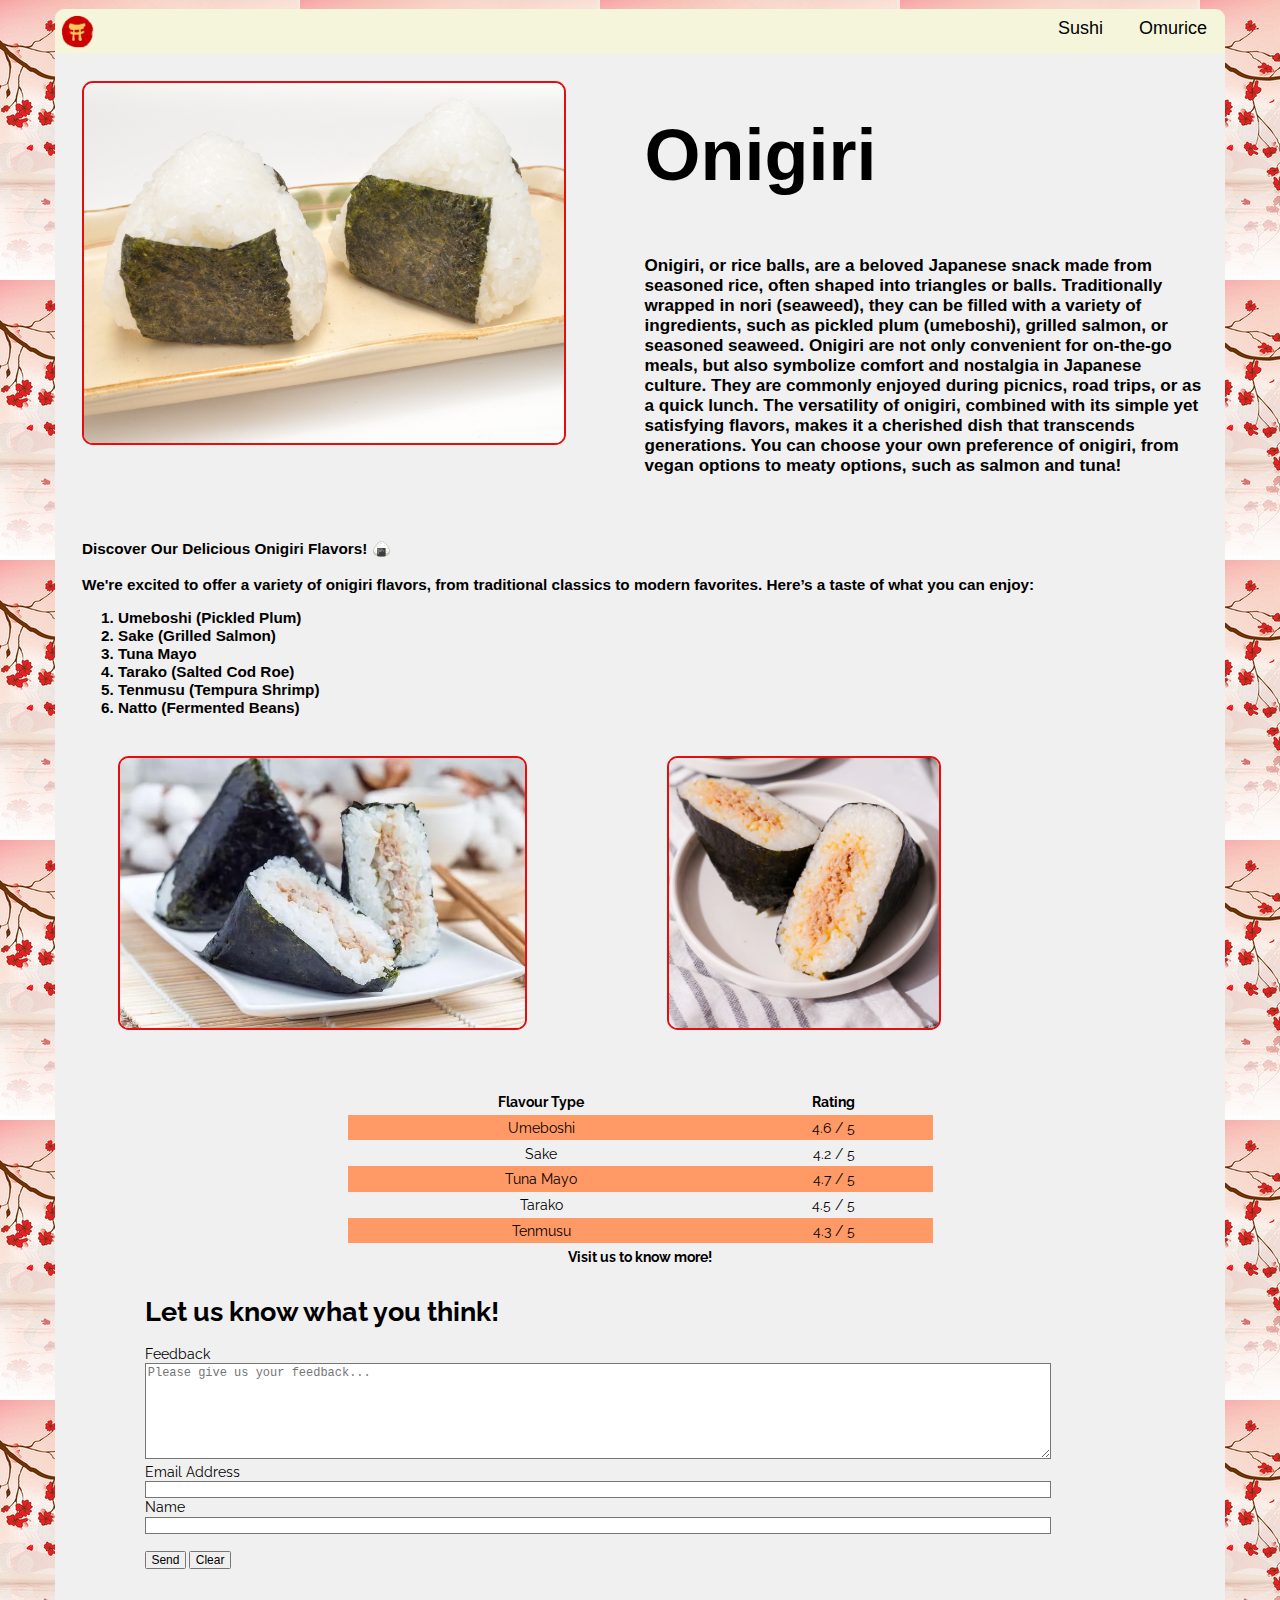
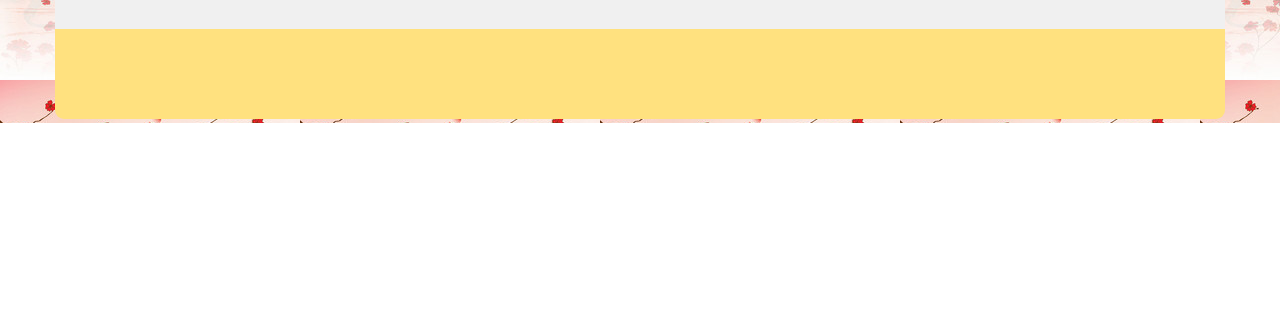
<file: dish2_2OUTDATED.html>
<!DOCTYPE html>
<html lang="en">
<head>
    <meta charset="UTF-8">
    <meta name="viewport" content="width=device-width, initial-scale=1.0">
    <title>Onigiri</title>
    <link rel="icon" href="icon_logo_2.png">
    <link rel="stylesheet" href="style.css">
    <link rel="preconnect" href="https://fonts.googleapis.com">
    <link rel="preconnect" href="https://fonts.gstatic.com" crossorigin>
    <link href="https://fonts.googleapis.com/css2?family=Raleway:ital,wght@0,500;1,500&display=swap" rel="stylesheet">
    <style>
        body {
            width: 1300px;
            margin: auto;
            background-image: url(vector-japanese-floral-background_f1Ce4m8__thumb.jpg);
        }
        .contain {
            margin-top: 10px;
            margin-bottom: 4px;
            display: grid;
            grid-template-areas: 
            'nav1 nav2'
            'pic1 des1'
            'body body'
            'pic2 pic3'
            'table1 table1'
            'form form'
            'footer footer';
            grid-template-columns: 650px 650px;
            grid-template-rows: 50px 500px 250px 400px 200px 400px 100px;
            row-gap: 0px;
        }
        .contain img {
            margin: auto;
            float: left;
            height: 50px;
        }
        .nav {
            float: right;
            grid-area: nav1;
            background-color: beige;
            text-align: right;
            border-radius: 10px 0px 0px 0px;
            overflow: hidden;
        }
        .navbar {
            grid-area: nav2;
            background-color: beige;
            text-align: right;
            border-radius: 0px 10px 0px 0px;
            overflow: hidden;
        }
        .navbar a {
            text-decoration: none;
            color: black;
            font-size: 20px;
            padding: 10px 20px;
            margin: auto;
            display: block;
            text-align: center;
            float: right;
        }
        .navbar a:hover {
            background-color: bisque;
        }
        .harr {
            grid-area: pic1;
            background-color: #F0F0F0;
        }
        .harr img {
            margin: 30px;
            border: 3px solid #e30f0f;  
            border-radius: 12px; 
            height: 400px;
        }
        .horr {
            grid-area: des1;
            background-color: #F0F0F0;
            padding-right: 20px;
            padding-left: 5px;
        }
        .horr h2{
            font-size: 80px;
        }
        .horr h6{
            font-family: Arial, Helvetica, sans-serif;
            font-size: 19px;
        }
        .ar {
            grid-area: body;
            background-color: #F0F0F0;
            padding-top: 0px;
            padding-left: 30px;
            padding-right: 30px;
            padding-bottom: 50px;
        }
        .ar h6{
            font-size: 17px;
            font-family: Arial, Helvetica, sans-serif;
        }
        .or {
            background-color: #F0F0F0;
            padding-left: 40px;
        }
        .or img {
            margin: 30px;
            border: 3px solid #e30f0f;  
            border-radius: 12px;
            height: 300px;
        }
        .urr { 
            background-color: #F0F0F0;
        }        
        .urr img {
            margin: 30px;
            border: 3px solid #e30f0f;  
            border-radius: 12px;
            height: 300px;
        }
        .tab {
            display: flex;
            grid-area: table1;
            background-color: #F0F0F0;
        }
        .tab table {
            text-align: center;
            border-collapse: collapse;
            width: 50%;
            margin-left: auto;
            margin-right: auto;
        }
        .tab tr:nth-child(even) {
            background-color: rgb(255, 153, 102);
        }
        .tab td {
            font-family: "Raleway";
        }
        .topic {
            font-weight: bold;
        }
        .form {
            grid-area: form;
            background-color: #F0F0F0;
            padding-left: 100px;
            padding-top: 30px;
        }
        .formtitle {
            padding-bottom: 100px;
            font-size: 30px;
            font-family: "Raleway";
            font-weight: bold;
        }
        .form label {
            font-family: "Raleway";
        }
        .form input {
            width: 1000px;
        }
        .form textarea {
            height: 100px;
            width: 1000px;
        }
        .foot {
            grid-area: footer;
            border-radius: 0px 0px 10px 10px;
            background-color: rgb(255, 225, 127);
        }
    </style>
</head>
<body>
    <div class="contain">
        <div class="nav">
            <a href='index.html'><img src="icon_logo_2.png"></a>
        </div>
        <div class="navbar">
            <a href="dish3_3.html">Omurice</a>
            <a href="dish1_1.html">Sushi</a>
        </div>
        <div class="harr">
            <img src="Onigiri_002.jpg">
        </div>
        <div class="horr">
            <h2>Onigiri</h2>
            <h6>Onigiri, or rice balls, are a beloved Japanese snack made from seasoned rice, 
            often shaped into triangles or balls. Traditionally wrapped in nori (seaweed), 
            they can be filled with a variety of ingredients, such as pickled plum (umeboshi), 
            grilled salmon, or seasoned seaweed. Onigiri are not only convenient for on-the-go
            meals, but also symbolize comfort and nostalgia in Japanese culture.
            They are commonly enjoyed during picnics, road trips, or as a quick lunch. 
            The versatility of onigiri, combined with its simple yet
            satisfying flavors, makes it a cherished dish that transcends generations.
            You can choose your own preference of onigiri, from vegan options to meaty options, 
            such as salmon and tuna!</h6>
        </div>
        <div class="ar">
            <h6>Discover Our Delicious Onigiri Flavors! 🍙<br><br>
                We're excited to offer a variety of onigiri flavors, from traditional classics to modern favorites. Here’s a taste of what you can enjoy:
                <ol>
                    <li>Umeboshi (Pickled Plum)</li>
                    <li>Sake (Grilled Salmon)</li>
                    <li>Tuna Mayo</li>
                    <li>Tarako (Salted Cod Roe)</li>
                    <li>Tenmusu (Tempura Shrimp)</li>
                    <li>Natto (Fermented Beans)</li>
                </ol>
            </h6>
        </div>
        <div class="or">
            <img src="Fused-by-Fiona-Uyema-how-to-make-onigiri-with-tuna-mayo.webp">
        </div>
        <div class="urr">
            <img src="spicy-tuna-onigiri-cut-in-half-thumbnail.jpg">
        </div>
        <div class="tab">
            <table>
                <tr class="topic">
                    <td>Flavour Type</td>
                    <td>Rating</td>
                </tr>
                <tr>
                    <td>Umeboshi</td>
                    <td>4.6 / 5</td>
                </tr>
                <tr>
                    <td>Sake</td>
                    <td>4.2 / 5</td>
                </tr>
                <tr>
                    <td>Tuna Mayo</td>
                    <td>4.7 / 5</td>
                </tr>
                <tr>
                    <td>Tarako</td>
                    <td>4.5 / 5</td>
                </tr>
                <tr>
                    <td>Tenmusu</td>
                    <td>4.3 / 5</td>
                </tr>
                <tr>
                    <td  colspan="3" class="topic">Visit us to know more!</td>
                </tr>
            </table>
        </div>
        <div class="form">
            <label class="formtitle">Let us know what you think!</label>
            <form>
                <label><br>Feedback</label> 
                <br>
                <textarea type="text" id="Feedback" placeholder="Please give us your feedback..."></textarea>
                <br>
                <label>Email Address</label> 
                <br>
                <input type="email" id="Mail"> 
                <br>
                <label>Name</label> 
                <br>
                <input type="text" id="Name"> 
                <br><br>
                <button type="button" onclick="register()">Send</button>
                <button type="reset">Clear</button>
            </form>
        </div>
        <footer class="foot">
            
        </footer>
    </div>
    <script>
        function register() {
            const Feedback = document.getElementById("Feedback").value
            const Mail = document.getElementById("Mail").value
            const Name = document.getElementById("Name").value
            const regex = /^[\w-\.]+@([\w-]+\.)+[\w-]{2,4}$/
            if (Feedback == "" || Mail == "" || Name == "") {
                alert("You must complete the form!")
            }
            else if (regex.test(Mail) == false) {
                alert("Please enter a valid email address")
            }
            else {
                alert("Data has been registered!\nThank you for your feedback!")
            }
        }
    </script>
</body>
</html>
</file>
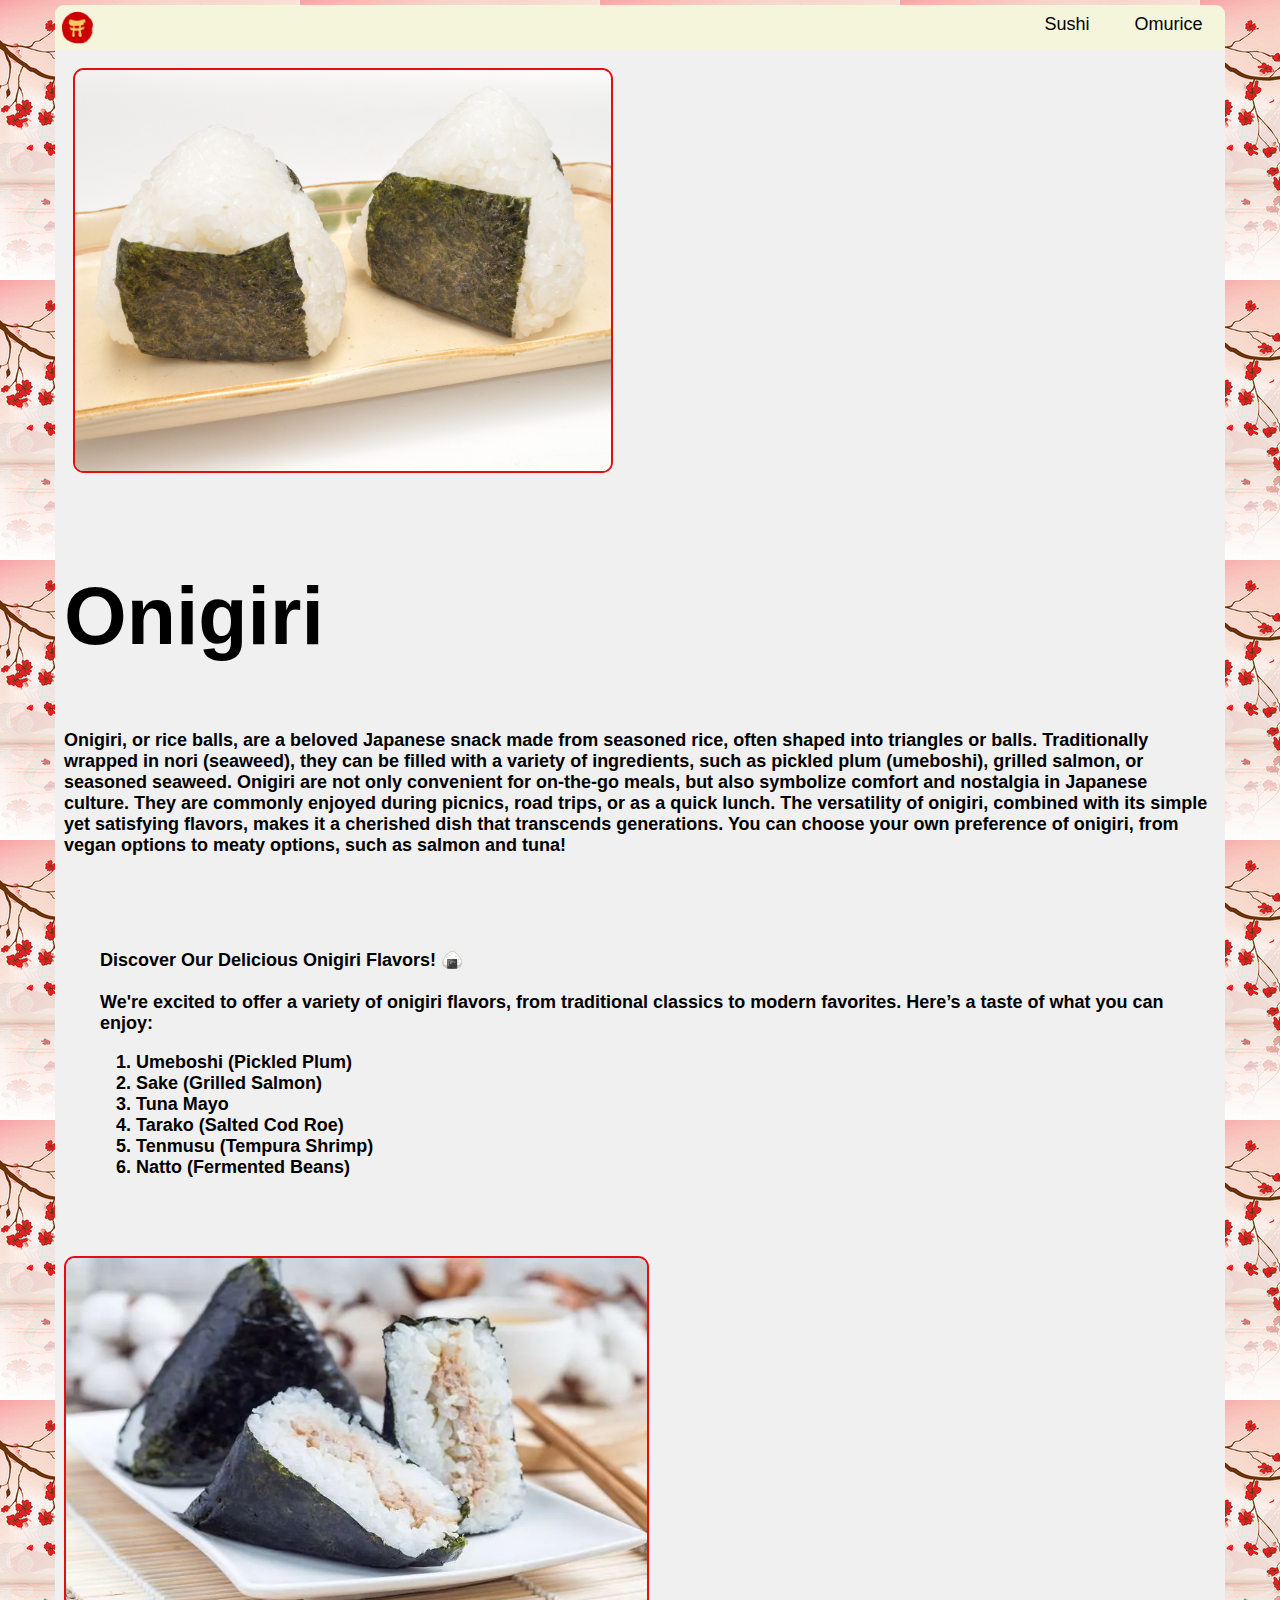
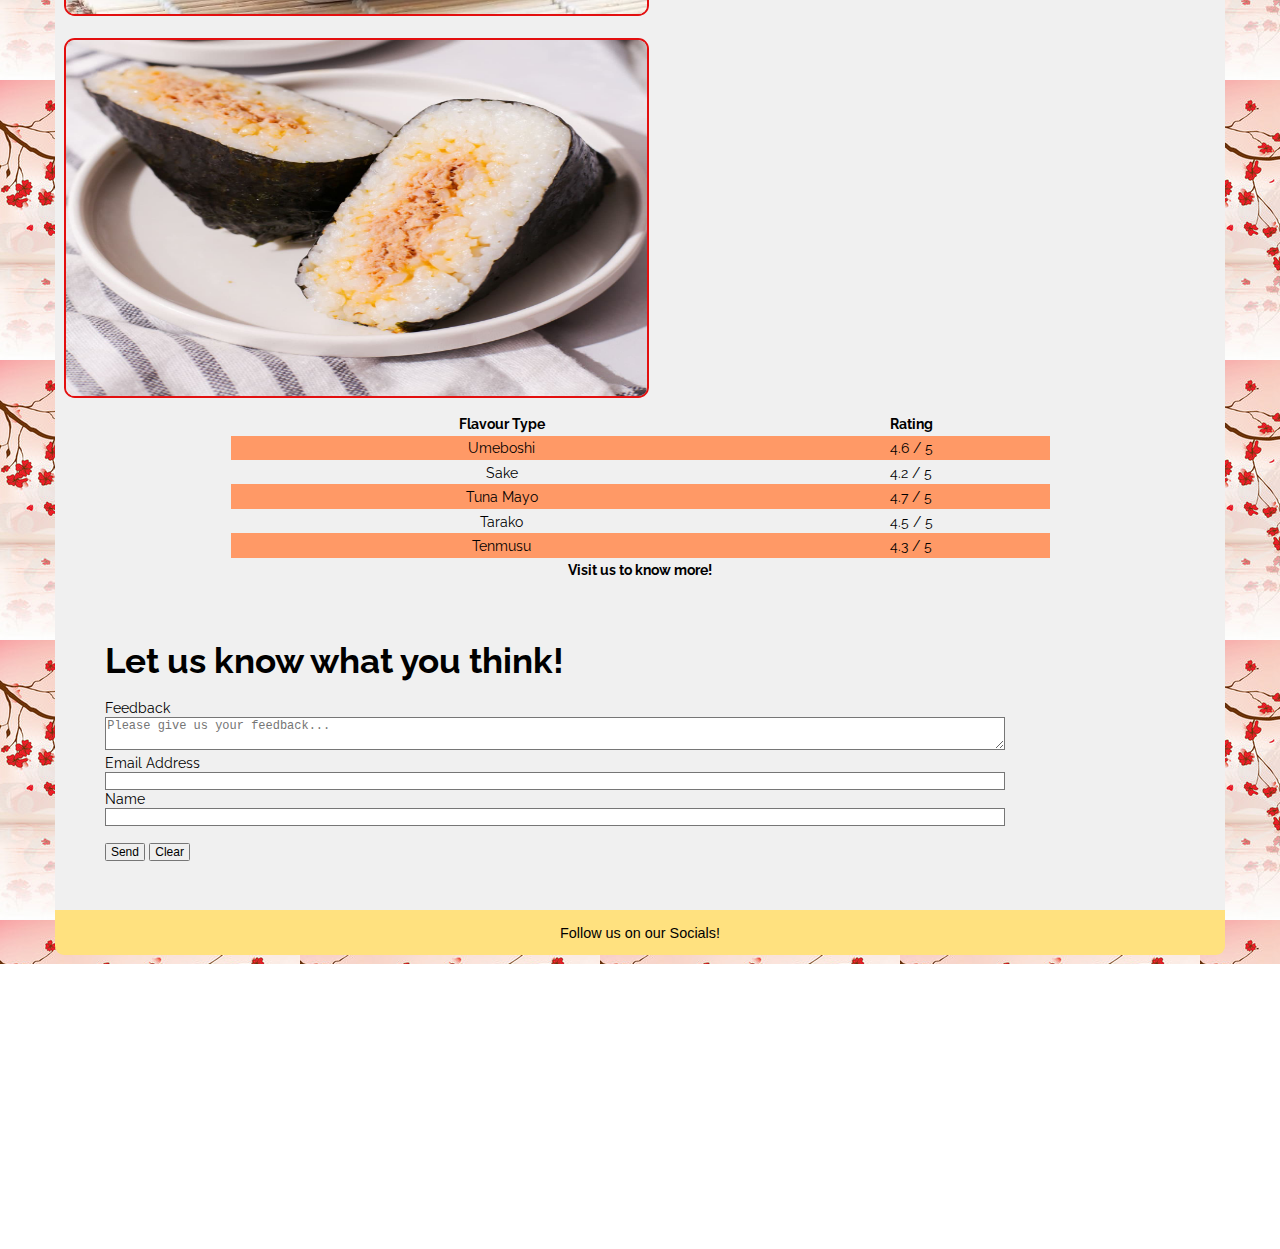
<file: dish2_3.html>
<!DOCTYPE html>
<html lang="en">
<head>
    <meta charset="UTF-8">
    <meta name="viewport" content="width=device-width, initial-scale=1.0">
    <title>Sushi</title>
    <link rel="icon" href="icon_logo_2.png">
    <link rel="stylesheet" href="style.css">
    <link rel="preconnect" href="https://fonts.googleapis.com">
    <link rel="preconnect" href="https://fonts.gstatic.com" crossorigin>
    <link href="https://fonts.googleapis.com/css2?family=Raleway:ital,wght@0,500;1,500&display=swap" rel="stylesheet">
    <style>
        * {
            box-sizing: border-box;
        }
        body {
            max-width: 1300px;
            width: 100%;
            margin: auto;
            background-image: url(vector-japanese-floral-background_f1Ce4m8__thumb.jpg);
        }
        .contain {
            display: flex;
            flex-direction: row;
            flex-wrap: wrap;
            justify-content: center;
        }
        .contain img {
            margin: auto;
            height: 100%;
            max-height: 50px;
        }
        .nav {
            flex: 30%;
            margin-top: 5px;
            background-color: beige;
            height: 50px;
            border-radius: 10px 0px 0px 0px;
        }
        .navbar {
            flex: 70%;
            margin-top: 5px;
            background-color: beige;
            overflow: hidden;
            height: 50px;
            border-radius: 0px 10px 0px 0px;
        }
        .navbar a {
            float: right;
            text-decoration: none;
            color: black;
            font-size: 20px;
            margin: auto;
            padding: 10px 25px;
        }
        .navbar a:hover {
            background-color: bisque;
        }
        .create {
            display: flex;
            flex-direction: row;
        }
        .create1 {
            display: flex;
            flex-direction: row;
            width: 100%;
            max-width: 1300px;
        }
        .harr {
            flex: 50%;
            background-color: #F0F0F0;
            padding: 10px;
        }
        .harr img {
            border: 3px solid #e30f0f;  
            border-radius: 12px;    
            max-width: 600px;
            max-height: 450px;
            height: 100%;
            width: 100%;
            margin: 10px;
        }
        .horr {
            flex: 50%;
            background-color: #F0F0F0;
            padding: 10px;
            height: 100%;
            max-height: 500px;
        }
        .horr h2 {
            font-size: 7vw;
        }
        .horr h6 {
            font-family: Arial, Helvetica, sans-serif;
            font-size: 20px;
        }
        .ar {
            flex: 100%;
            background-color: #F0F0F0;
            padding: 0px 30px 30px 50px;
        }
        .ar h6 {
            font-size: 20px;
            font-family: Arial, Helvetica, sans-serif;
        }
        .or {
            flex: 50%;
            background-color: #F0F0F0;
            padding: 10px;
            height: 450px;
        }
        .or img {
            border: 3px solid #e30f0f;  
            border-radius: 12px;    
            max-width: 650px;
            max-height: 400px;
            height: 100%;
            width: 100%;
        }
        .tab {
            display: flex;
            justify-content: center;
            background-color: #F0F0F0;
            flex: 100%;
            height: 200px;
            padding-bottom: 10px;
        }
        .tab table {
            text-align: center;
            border-collapse: collapse;
            width: 70%;
        }
        .tab tr:nth-child(even) {
            background-color: rgb(255, 153, 102);
        }
        .tab td {
            font-family: "Raleway";
        }
        .topic {
            font-weight: bold;
        }
        .form {
            background-color: #F0F0F0;
            flex: 100%;
            padding: 55px;
        }
        .formtitle {
            padding-bottom: 100px;
            font-size: 3vw;
            font-family: "Raleway";
            font-weight: bold;
        }
        .form label {
            font-family: "Raleway";
        }
        .form input {
            width: 100%;
            max-width: 1000px;
        }
        .form textarea {
            height: 100%;
            max-height: 100px;
            width: 100%;
            max-width: 1000px;
        }
        .foot {
            margin-bottom: 10px;
            display: flex;
            justify-content: center;
            flex: 100%;
            border-radius: 0px 0px 10px 10px;
            background-color: rgb(255, 225, 127);
        }
        @media screen and (max-width: 1300px) {
        .create {
            width: 100%;
            flex-direction: column;
            }
        .create1 {
            width: 100%;
            flex-direction: column;
        }
        }
    </style>
</head>
<body>
    <div class="contain">
        <div class="nav">
            <a href='index.html'><img src="icon_logo_2.png"></a>
        </div>
        <div class="navbar">
            <a href="dish3_3.html">Omurice</a>
            <a href="dish1_3.html">Sushi</a>
        </div>
    <div class="create">
        <div class="harr">
            <img src="Onigiri_002.jpg">
        </div>
        <div class="horr">
            <h2>Onigiri</h2>
            <h6>Onigiri, or rice balls, are a beloved Japanese snack made from seasoned rice, 
                often shaped into triangles or balls. Traditionally wrapped in nori (seaweed), 
                they can be filled with a variety of ingredients, such as pickled plum (umeboshi), 
                grilled salmon, or seasoned seaweed. Onigiri are not only convenient for on-the-go
                meals, but also symbolize comfort and nostalgia in Japanese culture.
                They are commonly enjoyed during picnics, road trips, or as a quick lunch. 
                The versatility of onigiri, combined with its simple yet
                satisfying flavors, makes it a cherished dish that transcends generations.
                You can choose your own preference of onigiri, from vegan options to meaty options, 
                such as salmon and tuna!</h6>
        </div>
    </div>
        <div class="ar">
            <h6>Discover Our Delicious Onigiri Flavors! 🍙<br><br>
                We're excited to offer a variety of onigiri flavors, from traditional classics to modern favorites. Here’s a taste of what you can enjoy:
                <ol>
                    <li>Umeboshi (Pickled Plum)</li>
                    <li>Sake (Grilled Salmon)</li>
                    <li>Tuna Mayo</li>
                    <li>Tarako (Salted Cod Roe)</li>
                    <li>Tenmusu (Tempura Shrimp)</li>
                    <li>Natto (Fermented Beans)</li>
                </ol>
            </h6>
        </div>

    <div class="create1">
        <div class="or">
            <img src="Fused-by-Fiona-Uyema-how-to-make-onigiri-with-tuna-mayo.webp">
        </div>
        <div class="or">
            <img src="spicy-tuna-onigiri-cut-in-half-thumbnail.jpg">
        </div>
    </div>

        <div class="tab">
            <table>
                <tr class="topic">
                    <td>Flavour Type</td>
                    <td>Rating</td>
                </tr>
                <tr>
                    <td>Umeboshi</td>
                    <td>4.6 / 5</td>
                </tr>
                <tr>
                    <td>Sake</td>
                    <td>4.2 / 5</td>
                </tr>
                <tr>
                    <td>Tuna Mayo</td>
                    <td>4.7 / 5</td>
                </tr>
                <tr>
                    <td>Tarako</td>
                    <td>4.5 / 5</td>
                </tr>
                <tr>
                    <td>Tenmusu</td>
                    <td>4.3 / 5</td>
                </tr>
                <tr>
                    <td  colspan="3" class="topic">Visit us to know more!</td>
                </tr>
            </table>
        </div>
        <div class="form">
            <label class="formtitle">Let us know what you think!</label>
            <form>
                <label><br>Feedback</label> 
                <br>
                <textarea type="text" id="Feedback" placeholder="Please give us your feedback..."></textarea>
                <br>
                <label>Email Address</label> 
                <br>
                <input type="email" id="Mail"> 
                <br>
                <label>Name</label> 
                <br>
                <input type="text" id="Name"> 
                <br><br>
                <button type="button" onclick="register()">Send</button>
                <button type="reset">Clear</button>
            </form>
        </div>
        <footer class="foot">
            <p>Follow us on our Socials!</p>
        </footer>
    </div>
    <script>
        function register() {
            const Feedback = document.getElementById("Feedback").value
            const Mail = document.getElementById("Mail").value
            const Name = document.getElementById("Name").value
            const regex = /^[\w-\.]+@([\w-]+\.)+[\w-]{2,4}$/
            if (Feedback == "" || Mail == "" || Name == "") {
                alert("You must complete the form!")
            }
            else if (regex.test(Mail) == false) {
                alert("Please enter a valid email address")
            }
            else {
                alert("Data has been registered!\nThank you for your feedback!")
            }
        }
    </script>
</body>
</html>
</file>
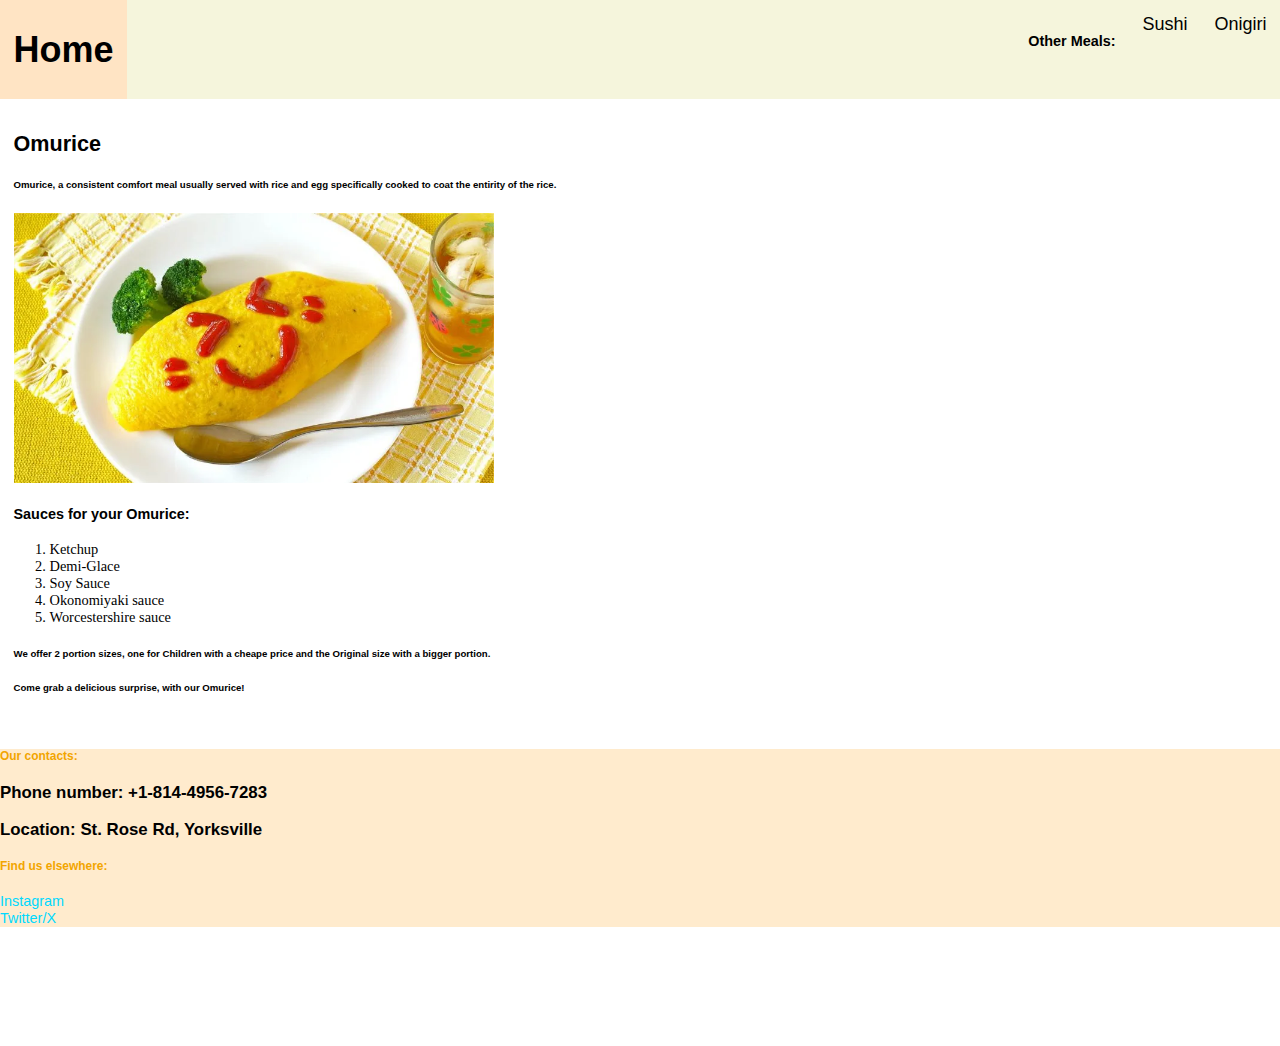
<file: dish3.html>
<!DOCTYPE html>
<html lang="en">
<head>
    <!--Written by Ryan Alexander Kurniawan-->
    <meta charset="UTF-8">
    <meta name="viewport" content="width=device-width, initial-scale=1.0">
    <title>Omurice</title>
    <link rel="icon" href="icon logo.png">
    <!--Bootstrap CSS-->
    <link rel="stylesheet"
    href="https://cdn.jsdelivr.net/npm/bootstrap@5.2.3/dist/css/bootstrap.min.css"
    integrity="sha384-rbsA2VBKQhggwzxH7pPCaAqO46MgnOM80zW1RWuH61DGLwZJEdK2Kadq2F9CUG65"
    crossorigin="anonymous">
    <!--Bootstrap JS-->
    <script src="https://cdn.jsdelivr.net/npm/bootstrap@5.2.3/dist/js/bootstrap.bundle.min.js" 
    integrity="sha384-kenU1KFdBIe4zVF0s0G1M5b4hcpxyD9F7jL+jjXkk+Q2h455rYXK/7HAuoJl+0I4"
    crossorigin="anonymous"></script>
    <link rel="stylesheet" href="style.css">
</head>
<body>
    <nav class="navbar">
        <div class="hurr">
            <a href="index.html"><h1>Home</h1></a>
        </div>
        <div class="orr">
            <a href="dish2.html">Onigiri</a>
            <a href="dish1.html">Sushi</a>
            <h4>Other Meals:</h4>
        </div>
    </nav>
    <div class="dadish">
        <div class="Arr">
            <h2>Omurice</h2>
            <h6>Omurice, a consistent comfort meal usually served with rice and egg specifically cooked to coat the entirity of the rice.</h6>
            <img src="omurice.webp" alt="Omurice Picture" height="300px">
            <br>
            <h4>Sauces for your Omurice:</h4>
            <ol>
                <li>Ketchup</li>
                <li>Demi-Glace</li>
                <li>Soy Sauce</li>
                <li>Okonomiyaki sauce</li>
                <li>Worcestershire sauce</li>
            </ol>
            <h6>We offer 2 portion sizes, one for Children with a cheape price and the Original size with a bigger portion.</h6>
            <h6>Come grab a delicious surprise, with our Omurice!</h6>
        </div>
    </div>
    <footer class="bottom">
        <div class="contact">
            <h5>Our contacts:</h5>
            <h3>Phone number: +1-814-4956-7283</h3>
            <h3>Location: St. Rose Rd, Yorksville</h3>
        </div>
        <div class="socials">
            <h5>Find us elsewhere:</h5>
            <dl>
                <dt><a href="https://www.instagram.com/">Instagram</a></dt>
                <dt><a href="https://x.com/">Twitter/X</a></dt>
            </dl>
        </div>
    </footer>
</body>
</html>
</file>
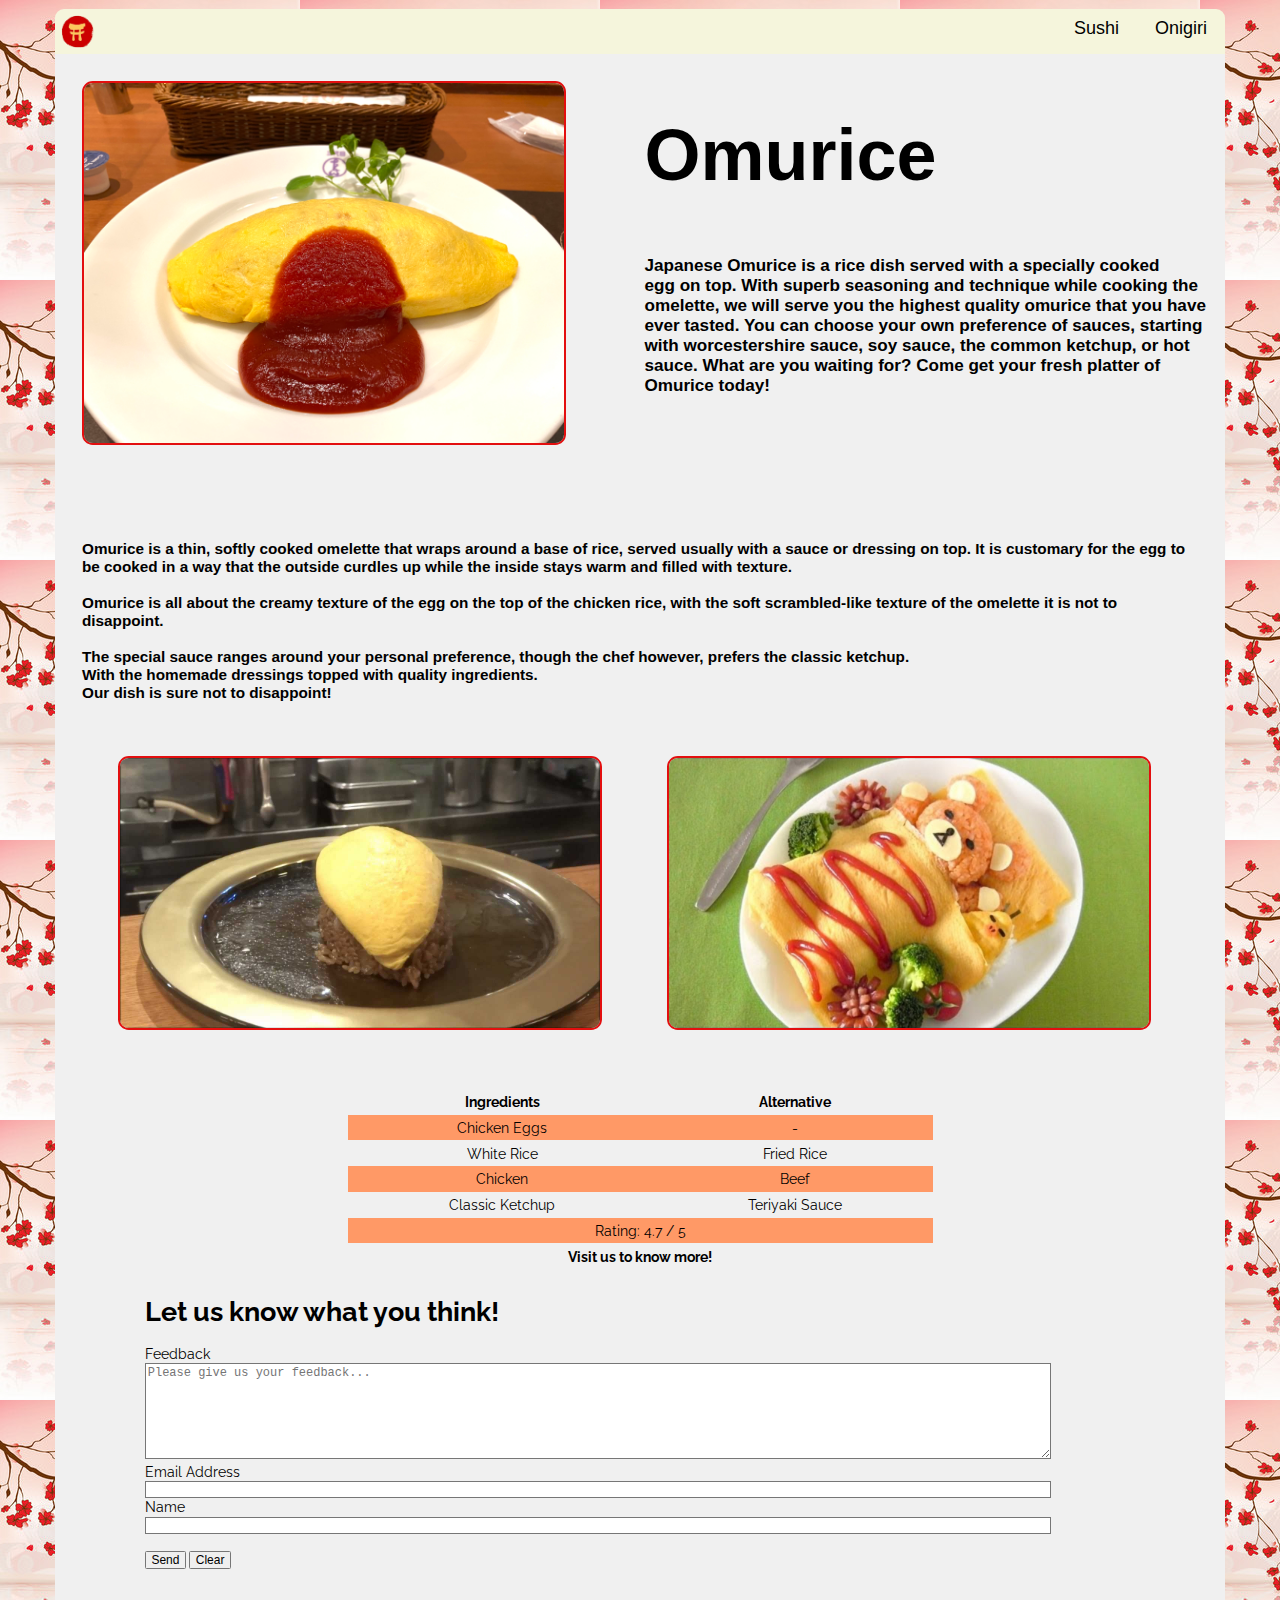
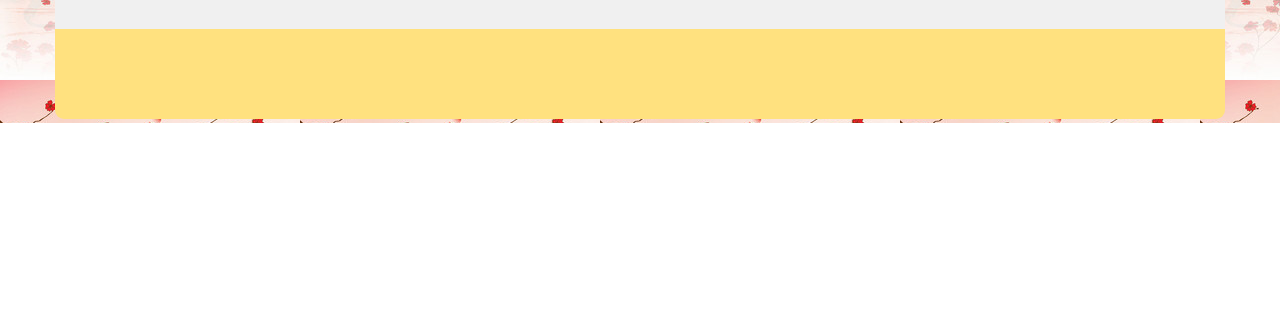
<file: dish3_2.html>
<!DOCTYPE html>
<html lang="en">
<head>
    <meta charset="UTF-8">
    <meta name="viewport" content="width=device-width, initial-scale=1.0">
    <title>Omurice</title>
    <link rel="icon" href="icon_logo_2.png">
    <link rel="stylesheet" href="style.css">
    <link rel="preconnect" href="https://fonts.googleapis.com">
    <link rel="preconnect" href="https://fonts.gstatic.com" crossorigin>
    <link href="https://fonts.googleapis.com/css2?family=Raleway:ital,wght@0,500;1,500&display=swap" rel="stylesheet">
    <style>
        body {
            width: 1300px;
            margin: auto;
            background-image: url(vector-japanese-floral-background_f1Ce4m8__thumb.jpg);
        }
        .contain {
            margin-top: 10px;
            margin-bottom: 4px;
            display: grid;
            grid-template-areas: 
            'nav1 nav2'
            'pic1 des1'
            'body body'
            'pic2 pic3'
            'table1 table1'
            'form form'
            'footer footer';
            grid-template-columns: 650px 650px;
            grid-template-rows: 50px 500px 250px 400px 200px 400px 100px;
            row-gap: 0px;
        }
        .contain img {
            margin: auto;
            float: left;
            height: 50px;
        }
        .nav {
            float: right;
            grid-area: nav1;
            background-color: beige;
            text-align: right;
            border-radius: 10px 0px 0px 0px;
            overflow: hidden;
        }
        .navbar {
            grid-area: nav2;
            background-color: beige;
            text-align: right;
            border-radius: 0px 10px 0px 0px;
            overflow: hidden;
        }
        .navbar a {
            text-decoration: none;
            color: black;
            font-size: 20px;
            padding: 10px 20px;
            margin: auto;
            display: block;
            text-align: center;
            float: right;
        }
        .navbar a:hover {
            background-color: bisque;
        }
        .harr {
            grid-area: pic1;
            background-color: #F0F0F0;
        }
        .harr img {
            margin: 30px;
            border: 3px solid #e30f0f;  
            border-radius: 12px; 
            height: 400px;
        }
        .horr {
            grid-area: des1;
            background-color: #F0F0F0;
            padding-right: 20px;
            padding-left: 5px;
        }
        .horr h2{
            font-size: 80px;
        }
        .horr h6{
            font-family: Arial, Helvetica, sans-serif;
            font-size: 19px;
        }
        .ar {
            grid-area: body;
            background-color: #F0F0F0;
            padding-top: 0px;
            padding-left: 30px;
            padding-right: 30px;
            padding-bottom: 50px;
        }
        .ar h6{
            font-size: 17px;
            font-family: Arial, Helvetica, sans-serif;
        }
        .or {
            background-color: #F0F0F0;
            padding-left: 40px;
        }
        .or img {
            margin: 30px;
            border: 3px solid #e30f0f;  
            border-radius: 12px;
            height: 300px;
        }
        .urr { 
            background-color: #F0F0F0;
        }        
        .urr img {
            margin: 30px;
            border: 3px solid #e30f0f;  
            border-radius: 12px;
            height: 300px;
        }
        .tab {
            display: flex;
            grid-area: table1;
            background-color: #F0F0F0;
        }
        .tab table {
            text-align: center;
            border-collapse: collapse;
            width: 50%;
            margin-left: auto;
            margin-right: auto;
        }
        .tab tr:nth-child(even) {
            background-color: rgb(255, 153, 102);
        }
        .tab td {
            font-family: "Raleway";
        }
        .topic {
            font-weight: bold;
        }
        .form {
            grid-area: form;
            background-color: #F0F0F0;
            padding-left: 100px;
            padding-top: 30px;
        }
        .formtitle {
            padding-bottom: 100px;
            font-size: 30px;
            font-family: "Raleway";
            font-weight: bold;
        }
        .form label {
            font-family: "Raleway";
        }
        .form input {
            width: 1000px;
        }
        .form textarea {
            height: 100px;
            width: 1000px;
        }
        .foot {
            grid-area: footer;
            border-radius: 0px 0px 10px 10px;
            background-color: rgb(255, 225, 127);
        }
    </style>
</head>
<body>
    <div class="contain">
        <div class="nav">
            <a href='index.html'><img src="icon_logo_2.png"></a>
        </div>
        <div class="navbar">
            <a href="dish2_2.html">Onigiri</a>
            <a href="dish1_1.html">Sushi</a>
        </div>
        <div class="harr">
            <img src="Omurice_by_Taimeiken.jpg">
        </div>
        <div class="horr">
            <h2>Omurice</h2>
            <h6>Japanese Omurice is a rice dish served with a specially cooked<br>
            egg on top. With superb seasoning and technique while cooking the<br>
            omelette, we will serve you the highest quality omurice that you have ever
            tasted. You can choose your own preference of sauces, starting with
            worcestershire sauce, soy sauce, the common ketchup, or hot sauce.
            What are you waiting for? Come get your fresh platter of Omurice today!</h6>
        </div>
        <div class="ar">
            <h6>Omurice is a thin, softly cooked omelette that wraps around a base of rice, served usually with a sauce or dressing on top. It is customary for the egg to be cooked in a way that the outside curdles up while the inside stays warm and filled with texture.
            <br><br>
            Omurice is all about the creamy texture of the egg on the top of the chicken rice, with the soft scrambled-like texture of the omelette it is not to disappoint.
            <br><br>
            The special sauce ranges around your personal preference, though the chef however, prefers the classic ketchup.
            <br>
            With the homemade dressings topped with quality ingredients.
            <br>
            Our dish is sure not to disappoint!
            </h6>
        </div>
        <div class="or">
            <img src="maxresdefault.jpg">
        </div>
        <div class="urr">
            <img src="picture_51250d9bd3d436e8510031c5_38.jpg">
        </div>
        <div class="tab">
            <table>
                <tr class="topic">
                    <td>Ingredients</td>
                    <td>Alternative</td>
                </tr>
                <tr>
                    <td>Chicken Eggs</td>
                    <td>-</td>
                </tr>
                <tr>
                    <td>White Rice</td>
                    <td>Fried Rice</td>
                </tr>
                <tr>
                    <td>Chicken</td>
                    <td>Beef</td>
                </tr>
                <tr>
                    <td>Classic Ketchup</td>
                    <td>Teriyaki Sauce</td>
                </tr>
                <tr>
                    <td colspan="3">Rating: 4.7 / 5</td>
                </tr>
                <tr>
                    <td  colspan="3" class="topic">Visit us to know more!</td>
                </tr>
            </table>
        </div>
        <div class="form">
            <label class="formtitle">Let us know what you think!</label>
            <form>
                <label><br>Feedback</label> 
                <br>
                <textarea type="text" id="Feedback" placeholder="Please give us your feedback..."></textarea>
                <br>
                <label>Email Address</label> 
                <br>
                <input type="email" id="Mail"> 
                <br>
                <label>Name</label> 
                <br>
                <input type="text" id="Name"> 
                <br><br>
                <button type="button" onclick="register()">Send</button>
                <button type="reset">Clear</button>
            </form>
        </div>
        <footer class="foot">
            
        </footer>
    </div>
    <script>
        function register() {
            const Feedback = document.getElementById("Feedback").value
            const Mail = document.getElementById("Mail").value
            const Name = document.getElementById("Name").value
            const regex = /^[\w-\.]+@([\w-]+\.)+[\w-]{2,4}$/
            if (Feedback == "" || Mail == "" || Name == "") {
                alert("You must complete the form!")
            }
            else if (regex.test(Mail) == false) {
                alert("Please enter a valid email address")
            }
            else {
                alert("Data has been registered!\nThank you for your feedback!")
            }
        }
    </script>
</body>
</html>
</file>
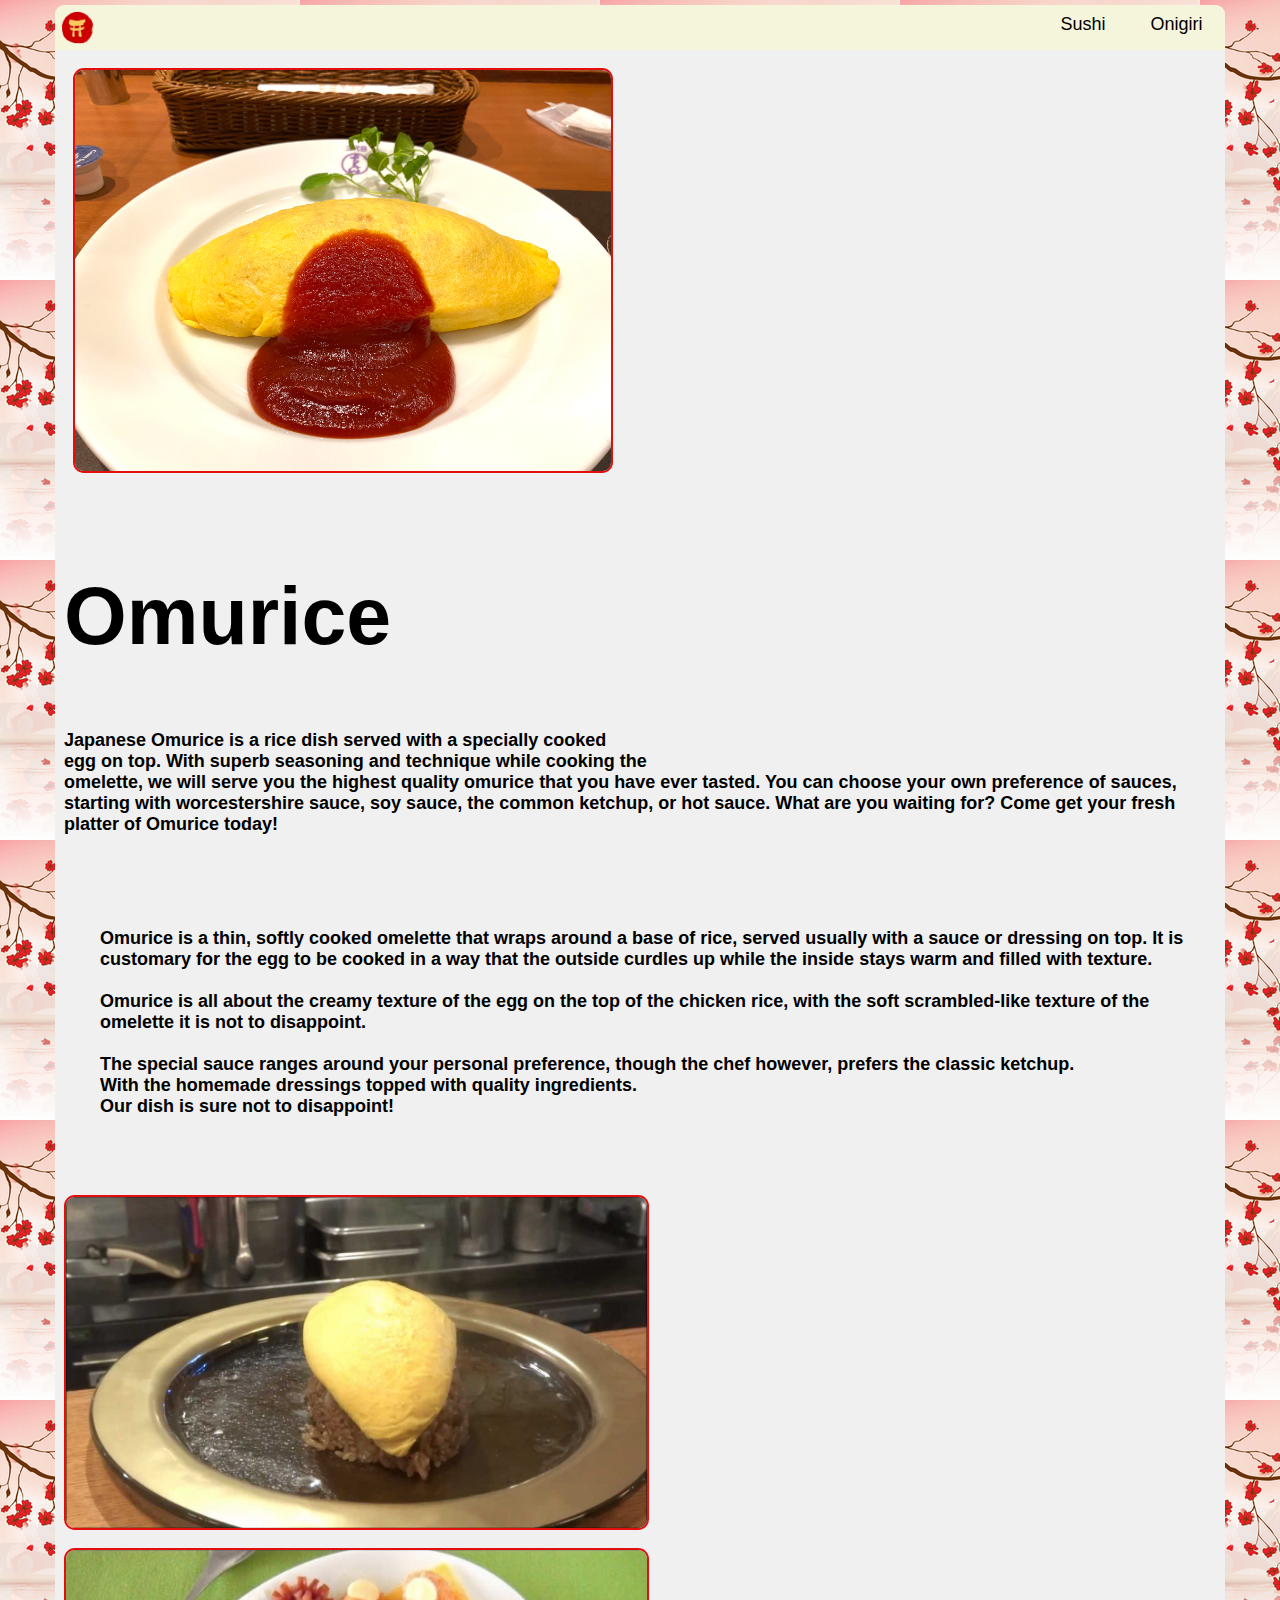
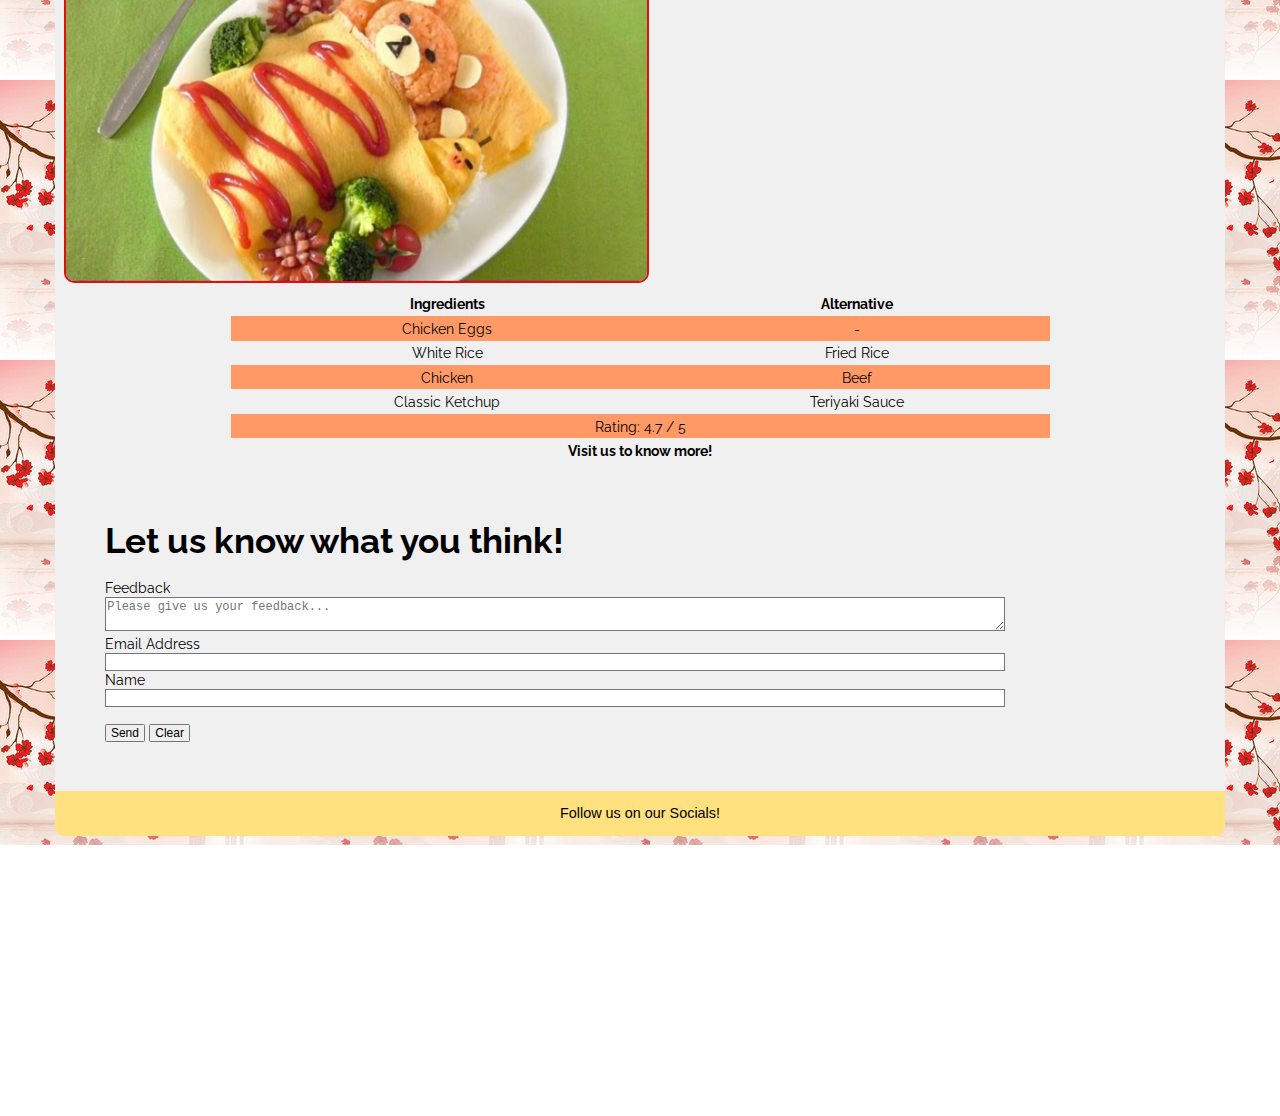
<file: dish3_3.html>
<!DOCTYPE html>
<html lang="en">
<head>
    <meta charset="UTF-8">
    <meta name="viewport" content="width=device-width, initial-scale=1.0">
    <title>Sushi</title>
    <link rel="icon" href="icon_logo_2.png">
    <link rel="stylesheet" href="style.css">
    <link rel="preconnect" href="https://fonts.googleapis.com">
    <link rel="preconnect" href="https://fonts.gstatic.com" crossorigin>
    <link href="https://fonts.googleapis.com/css2?family=Raleway:ital,wght@0,500;1,500&display=swap" rel="stylesheet">
    <style>
        * {
            box-sizing: border-box;
        }
        body {
            max-width: 1300px;
            width: 100%;
            margin: auto;
            background-image: url(vector-japanese-floral-background_f1Ce4m8__thumb.jpg);
        }
        .contain {
            display: flex;
            flex-direction: row;
            flex-wrap: wrap;
            justify-content: center;
        }
        .contain img {
            margin: auto;
            height: 100%;
            max-height: 50px;
        }
        .nav {
            flex: 30%;
            margin-top: 5px;
            background-color: beige;
            height: 50px;
            border-radius: 10px 0px 0px 0px;
        }
        .navbar {
            flex: 70%;
            margin-top: 5px;
            background-color: beige;
            overflow: hidden;
            height: 50px;
            border-radius: 0px 10px 0px 0px;
        }
        .navbar a {
            float: right;
            text-decoration: none;
            color: black;
            font-size: 20px;
            margin: auto;
            padding: 10px 25px;
        }
        .navbar a:hover {
            background-color: bisque;
        }
        .create {
            display: flex;
            flex-direction: row;
        }
        .create1 {
            display: flex;
            flex-direction: row;
        }
        .harr {
            flex: 50%;
            background-color: #F0F0F0;
            padding: 10px;
        }
        .harr img {
            border: 3px solid #e30f0f;  
            border-radius: 12px;    
            max-width: 600px;
            max-height: 450px;
            height: 100%;
            width: 100%;
            margin: 10px;
        }
        .horr {
            flex: 50%;
            background-color: #F0F0F0;
            padding: 10px;
            height: 100%;
            max-height: 500px;
        }
        .horr h2 {
            font-size: 7vw;
        }
        .horr h6 {
            font-family: Arial, Helvetica, sans-serif;
            font-size: 20px;
        }
        .ar {
            flex: 100%;
            background-color: #F0F0F0;
            padding: 0px 30px 30px 50px;
        }
        .ar h6 {
            font-size: 20px;
            font-family: Arial, Helvetica, sans-serif;
        }
        .or {
            flex: 50%;
            background-color: #F0F0F0;
            padding: 10px;
            height: 450px;
        }
        .or img {
            border: 3px solid #e30f0f;  
            border-radius: 12px;    
            max-width: 650px;
            max-height: 400px;
            height: 100%;
            width: 100%;
        }
        .tab {
            display: flex;
            justify-content: center;
            background-color: #F0F0F0;
            flex: 100%;
            height: 200px;
            padding-bottom: 10px;
        }
        .tab table {
            text-align: center;
            border-collapse: collapse;
            width: 70%;
        }
        .tab tr:nth-child(even) {
            background-color: rgb(255, 153, 102);
        }
        .tab td {
            font-family: "Raleway";
        }
        .topic {
            font-weight: bold;
        }
        .form {
            background-color: #F0F0F0;
            flex: 100%;
            padding: 55px;
        }
        .formtitle {
            padding-bottom: 100px;
            font-size: 3vw;
            font-family: "Raleway";
            font-weight: bold;
        }
        .form label {
            font-family: "Raleway";
        }
        .form input {
            width: 100%;
            max-width: 1000px;
        }
        .form textarea {
            height: 100%;
            max-height: 100px;
            width: 100%;
            max-width: 1000px;
        }
        .foot {
            margin-bottom: 10px;
            display: flex;
            justify-content: center;
            flex: 100%;
            border-radius: 0px 0px 10px 10px;
            background-color: rgb(255, 225, 127);
        }
        @media screen and (max-width: 1300px) {
        .create {
            width: 100%;
            flex-direction: column;
            }
        .create1 {
            width: 100%;
            flex-direction: column;
        }
        }
    </style>
</head>
<body>
    <div class="contain">
        <div class="nav">
            <a href='index.html'><img src="icon_logo_2.png"></a>
        </div>
        <div class="navbar">
            <a href="dish3_3.html">Onigiri</a>
            <a href="dish2_3.html">Sushi</a>
        </div>
    <div class="create">
        <div class="harr">
            <img src="Omurice_by_Taimeiken.jpg">
        </div>
        <div class="horr">
            <h2>Omurice</h2>
            <h6>Japanese Omurice is a rice dish served with a specially cooked<br>
            egg on top. With superb seasoning and technique while cooking the<br>
            omelette, we will serve you the highest quality omurice that you have ever
            tasted. You can choose your own preference of sauces, starting with
            worcestershire sauce, soy sauce, the common ketchup, or hot sauce.
            What are you waiting for? Come get your fresh platter of Omurice today!</h6>
        </div>
    </div>
        <div class="ar">
            <h6>Omurice is a thin, softly cooked omelette that wraps around a base of rice, served usually with a sauce or dressing on top. It is customary for the egg to be cooked in a way that the outside curdles up while the inside stays warm and filled with texture.
                <br><br>
                Omurice is all about the creamy texture of the egg on the top of the chicken rice, with the soft scrambled-like texture of the omelette it is not to disappoint.
                <br><br>
                The special sauce ranges around your personal preference, though the chef however, prefers the classic ketchup.
                <br>
                With the homemade dressings topped with quality ingredients.
                <br>
                Our dish is sure not to disappoint!
                </h6>
        </div>

    <div class="create1">
        <div class="or">
            <img src="maxresdefault.jpg">
        </div>
        <div class="or">
            <img src="picture_51250d9bd3d436e8510031c5_38.jpg">
        </div>
    </div>

        <div class="tab">
            <table>
                <tr class="topic">
                    <td>Ingredients</td>
                    <td>Alternative</td>
                </tr>
                <tr>
                    <td>Chicken Eggs</td>
                    <td>-</td>
                </tr>
                <tr>
                    <td>White Rice</td>
                    <td>Fried Rice</td>
                </tr>
                <tr>
                    <td>Chicken</td>
                    <td>Beef</td>
                </tr>
                <tr>
                    <td>Classic Ketchup</td>
                    <td>Teriyaki Sauce</td>
                </tr>
                <tr>
                    <td colspan="3">Rating: 4.7 / 5</td>
                </tr>
                <tr>
                    <td  colspan="3" class="topic">Visit us to know more!</td>
                </tr>
            </table>
        </div>
        <div class="form">
            <label class="formtitle">Let us know what you think!</label>
            <form>
                <label><br>Feedback</label> 
                <br>
                <textarea type="text" id="Feedback" placeholder="Please give us your feedback..."></textarea>
                <br>
                <label>Email Address</label> 
                <br>
                <input type="email" id="Mail"> 
                <br>
                <label>Name</label> 
                <br>
                <input type="text" id="Name"> 
                <br><br>
                <button type="button" onclick="register()">Send</button>
                <button type="reset">Clear</button>
            </form>
        </div>
        <footer class="foot">
            <p>Follow us on our Socials!</p>
        </footer>
    </div>
    <script>
        function register() {
            const Feedback = document.getElementById("Feedback").value
            const Mail = document.getElementById("Mail").value
            const Name = document.getElementById("Name").value
            const regex = /^[\w-\.]+@([\w-]+\.)+[\w-]{2,4}$/
            if (Feedback == "" || Mail == "" || Name == "") {
                alert("You must complete the form!")
            }
            else if (regex.test(Mail) == false) {
                alert("Please enter a valid email address")
            }
            else {
                alert("Data has been registered!\nThank you for your feedback!")
            }
        }
    </script>
</body>
</html>
</file>
<file: style.css>
/*body and navbar was ryan's css, but i standardised it, js fyi*/
html {
    zoom: 90%;
}
body {
    /*background-color: #e4a15e;*/
    margin: auto;
    z-index: 2;
}
.navbar {
    background-color: beige;
    z-index: 3;
    overflow: hidden;
    /*overflow is essential to for the nav bar to be in sync with the links*/
} 
.hurr a {
    float: left;
    text-align: center;
    padding-left: 15px;
    padding-right: 15px;
    padding-top: 5px;
    padding-bottom: 5px;
    font-size: 20px;
    color: black;
    text-decoration: none;
}
.hurr a:hover {
    background-color: bisque;
}
.orr a {
    float: right;
    text-align: center;
    padding: 15px;
    font-size: 20px;
    color: black;
    text-decoration: none;
}
.orr a:hover {
    background-color: bisque;
}
.orr h4 {
    float: right;
    padding: 15px;
}
.Arr {
    padding: 15px;
    float: center;
}
.bottom {
    background-color: blanchedalmond;
    width: 100%;
    z-index: -1;
}
.info {
    float: left;
    padding-left: 15px;
    padding-top: 10px;
}
.socials a {
    color: hsl(189, 100%, 50%);
    text-decoration: none;
}
h5 {
    color: rgb(242, 165, 0);
}

h1, h2, h3, h4, h5 ,h6, p , a {
    font-family: 'Segoe UI', Tahoma, Geneva, Verdana, sans-serif;
}
</file>
